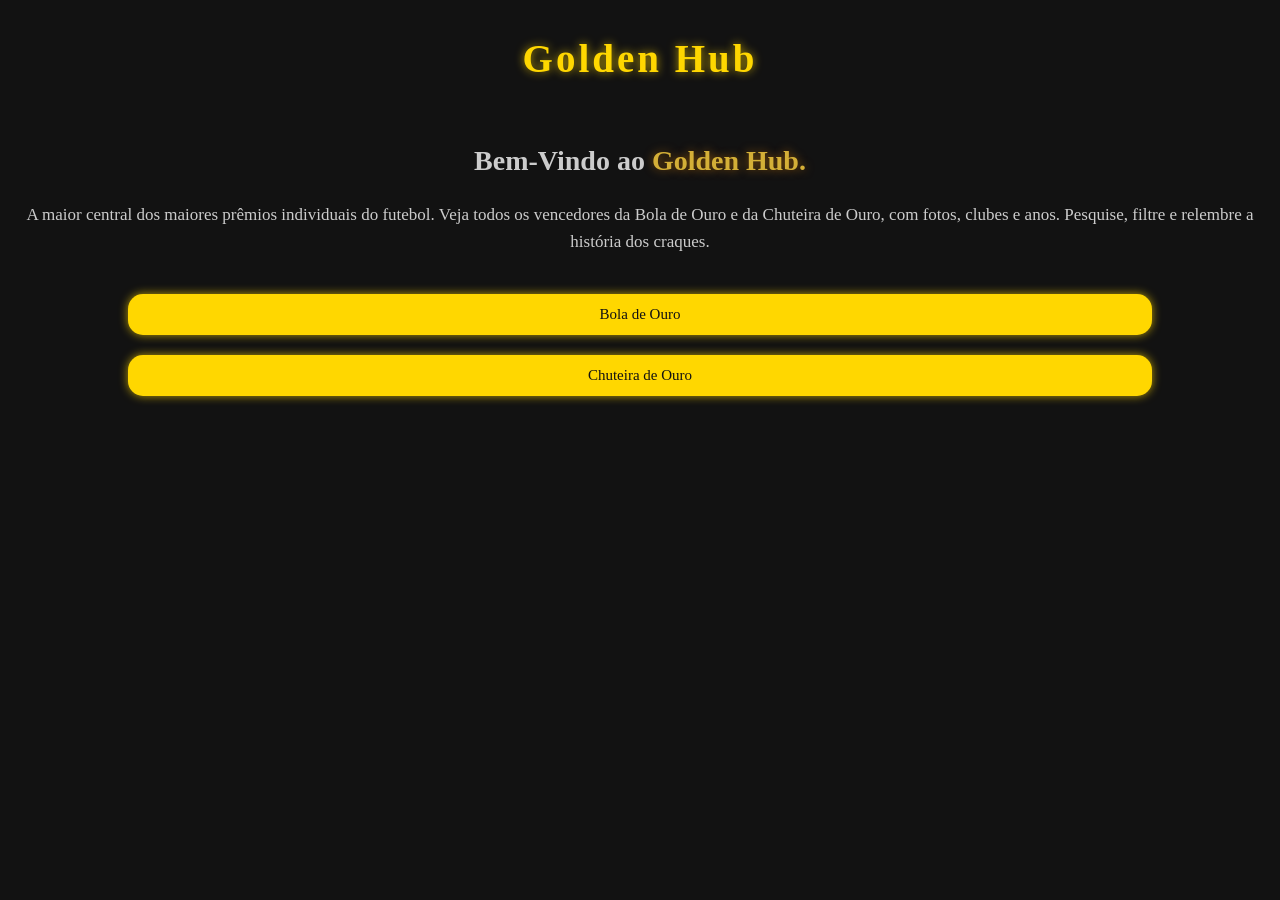
<file: index.html>
<!DOCTYPE html>
<html lang="pt-BR">
<head>
  <meta charset="UTF-8">
  <meta name="viewport" content="width=device-width, initial-scale=1.0">
  <meta name="description" content="Central dos vencedores da Bola de Ouro e Chuteira de Ouro. Veja fotos, clubes, anos e pesquise pelos craques.">
  <link rel="stylesheet" href="style.css"/>
  <title>Golden Hub</title>
</head>
<body>
  <div id="estilizar">
  <header>
    <h1>Golden Hub</h1>
  </header>
  
  <main>
    <section class="hero" aria-label="Apresentação do site">
      <h2>Bem-Vindo ao <span id="texto" class="mudarTexto"></span></h2>
      <p>A maior central dos maiores prêmios individuais do futebol. 
Veja todos os vencedores da Bola de Ouro e da Chuteira de Ouro, 
com fotos, clubes e anos. Pesquise, filtre e relembre a história dos craques.</p>
    </section>
    
    <button class="ver-bola" onclick="window.location.href='bola.html'">Bola de Ouro</button>
    <button class="ver-chuteira" onclick="window.location.href='chuteira.html'">Chuteira de Ouro</button>
  </main>
  </div>
  </footer>
</body>
</html>
</file>
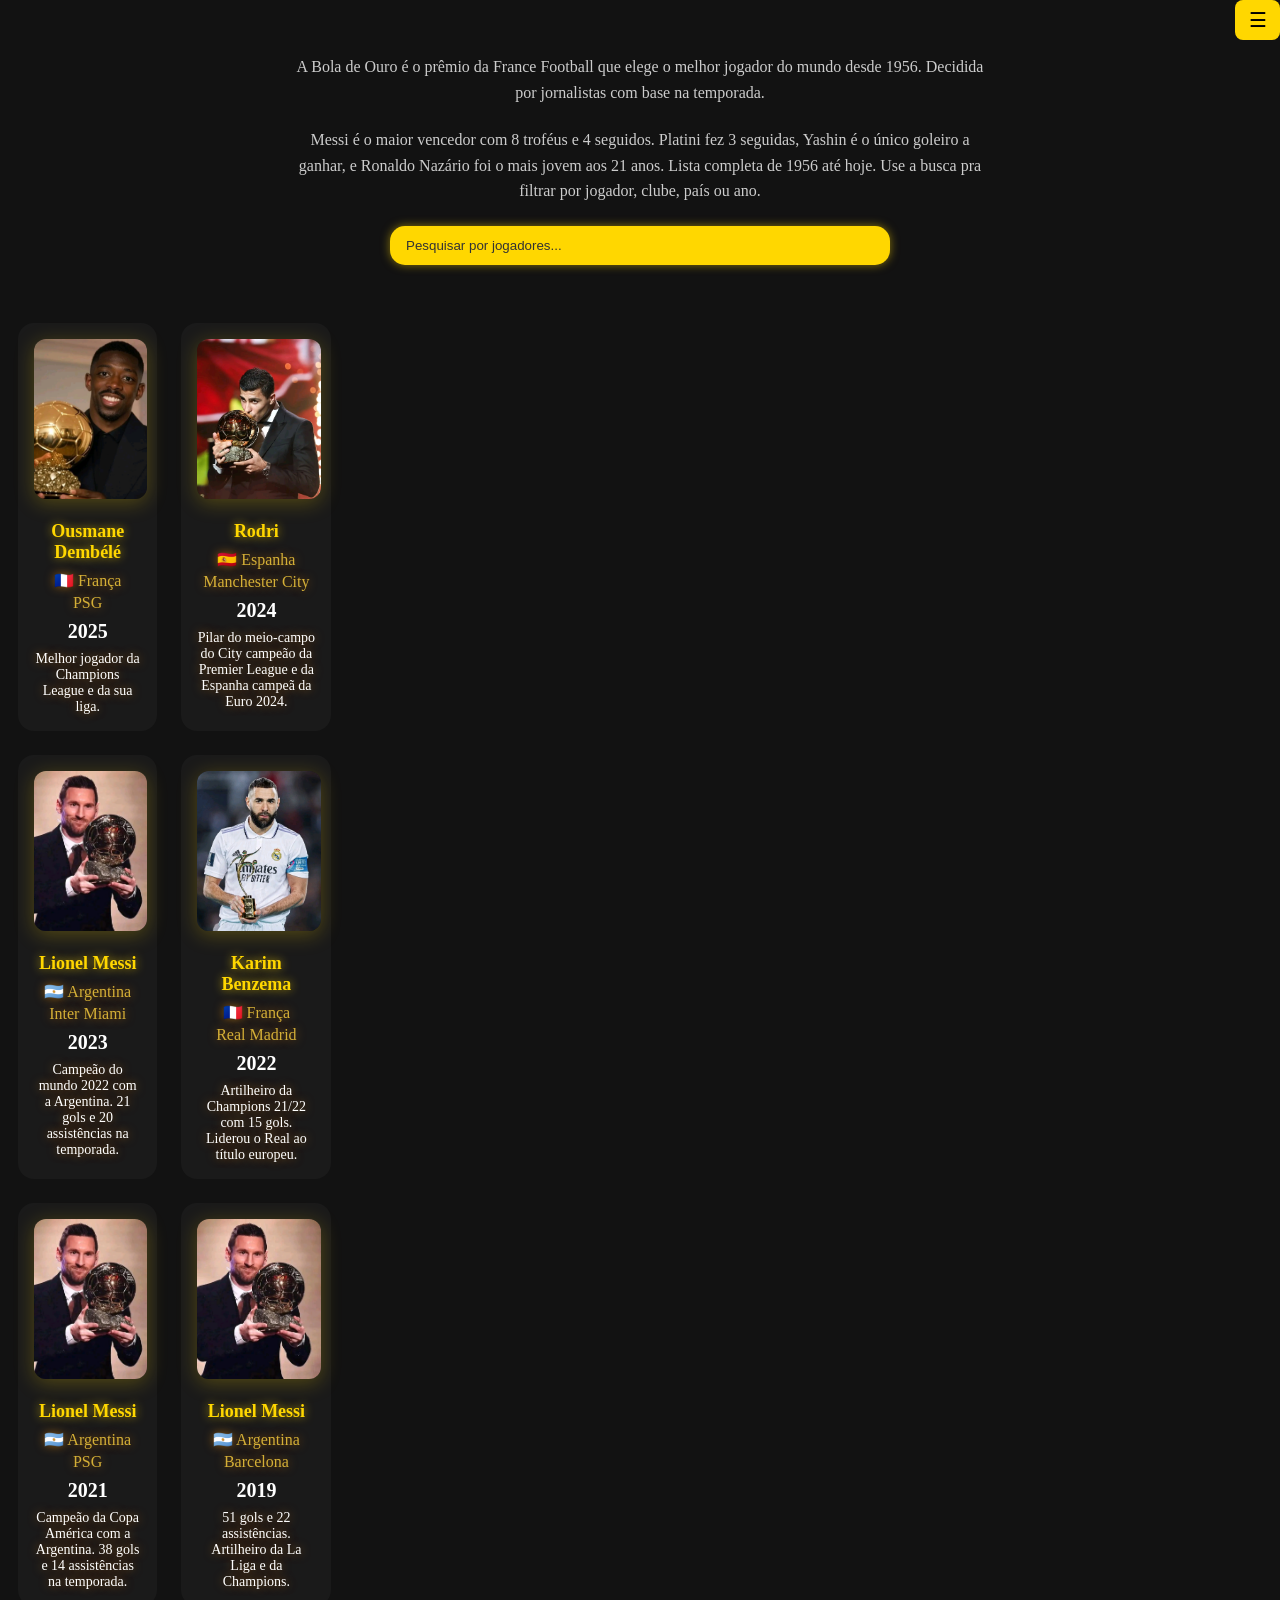
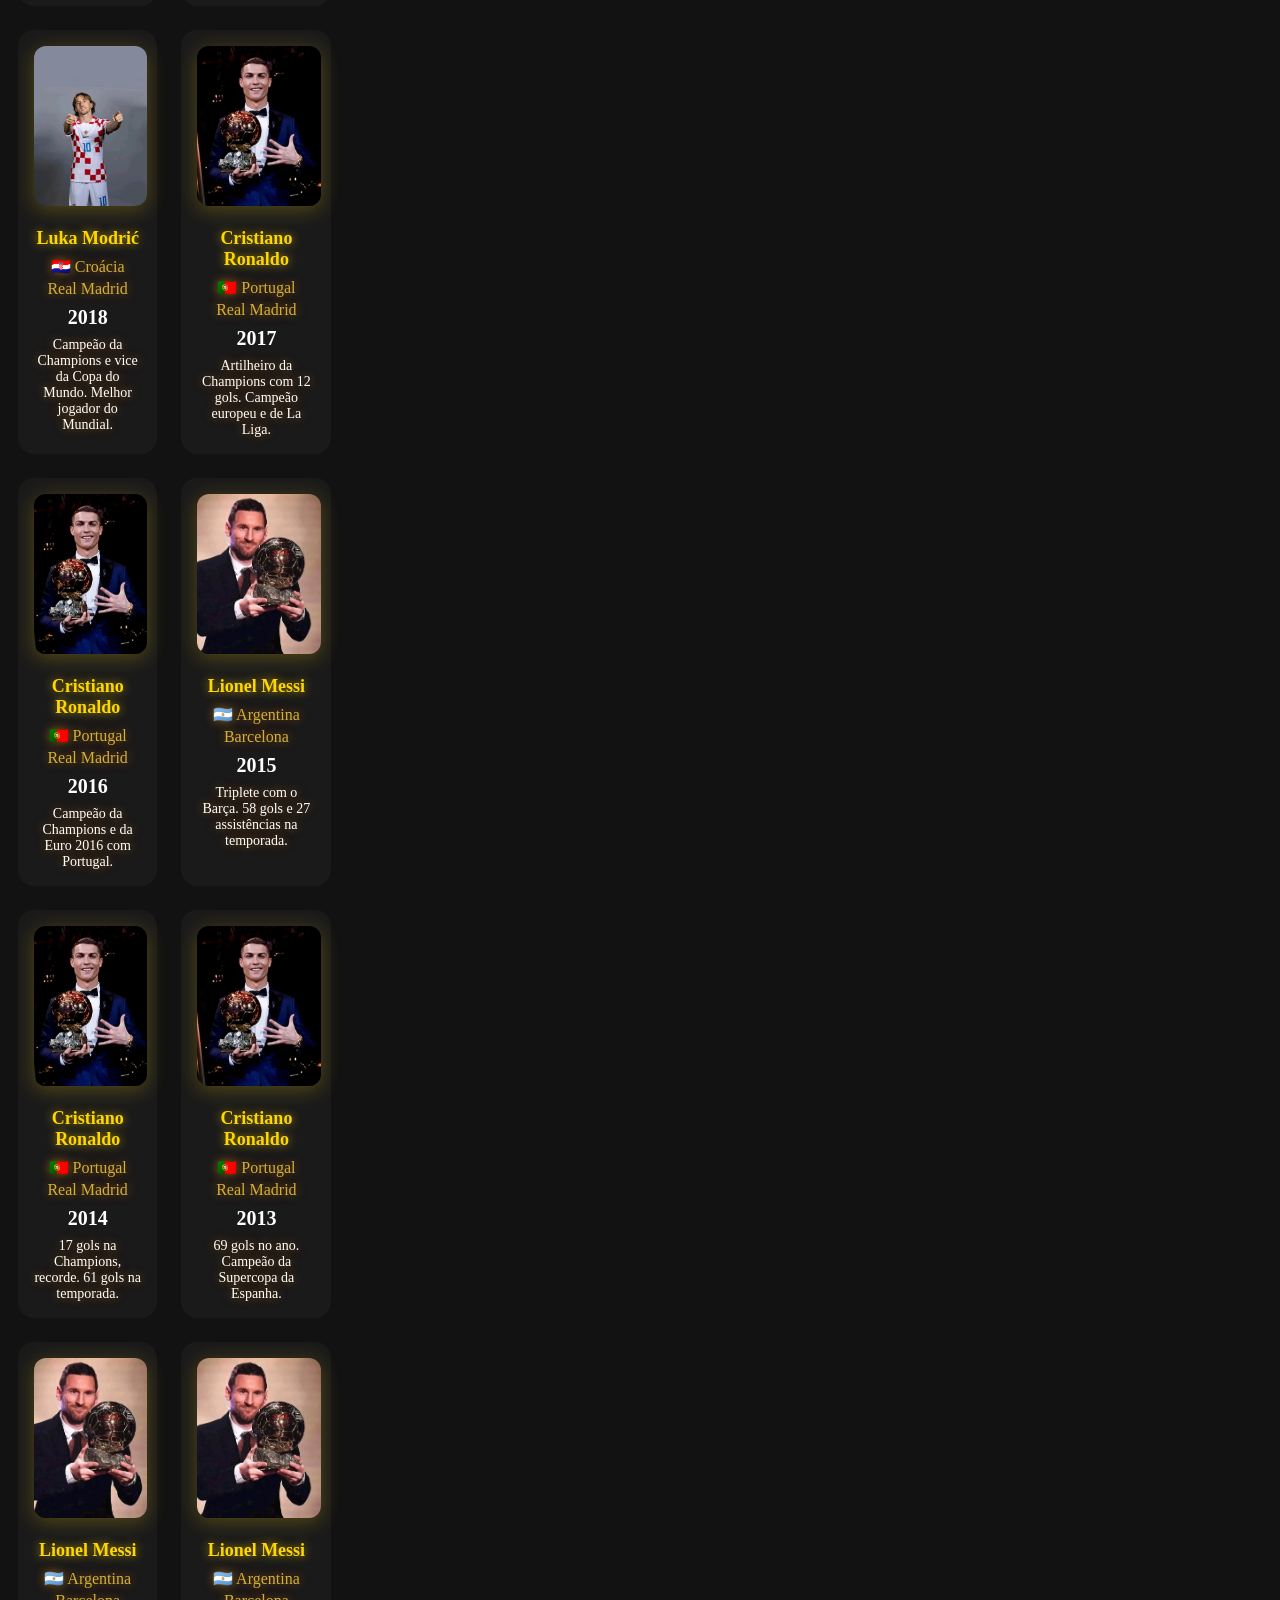
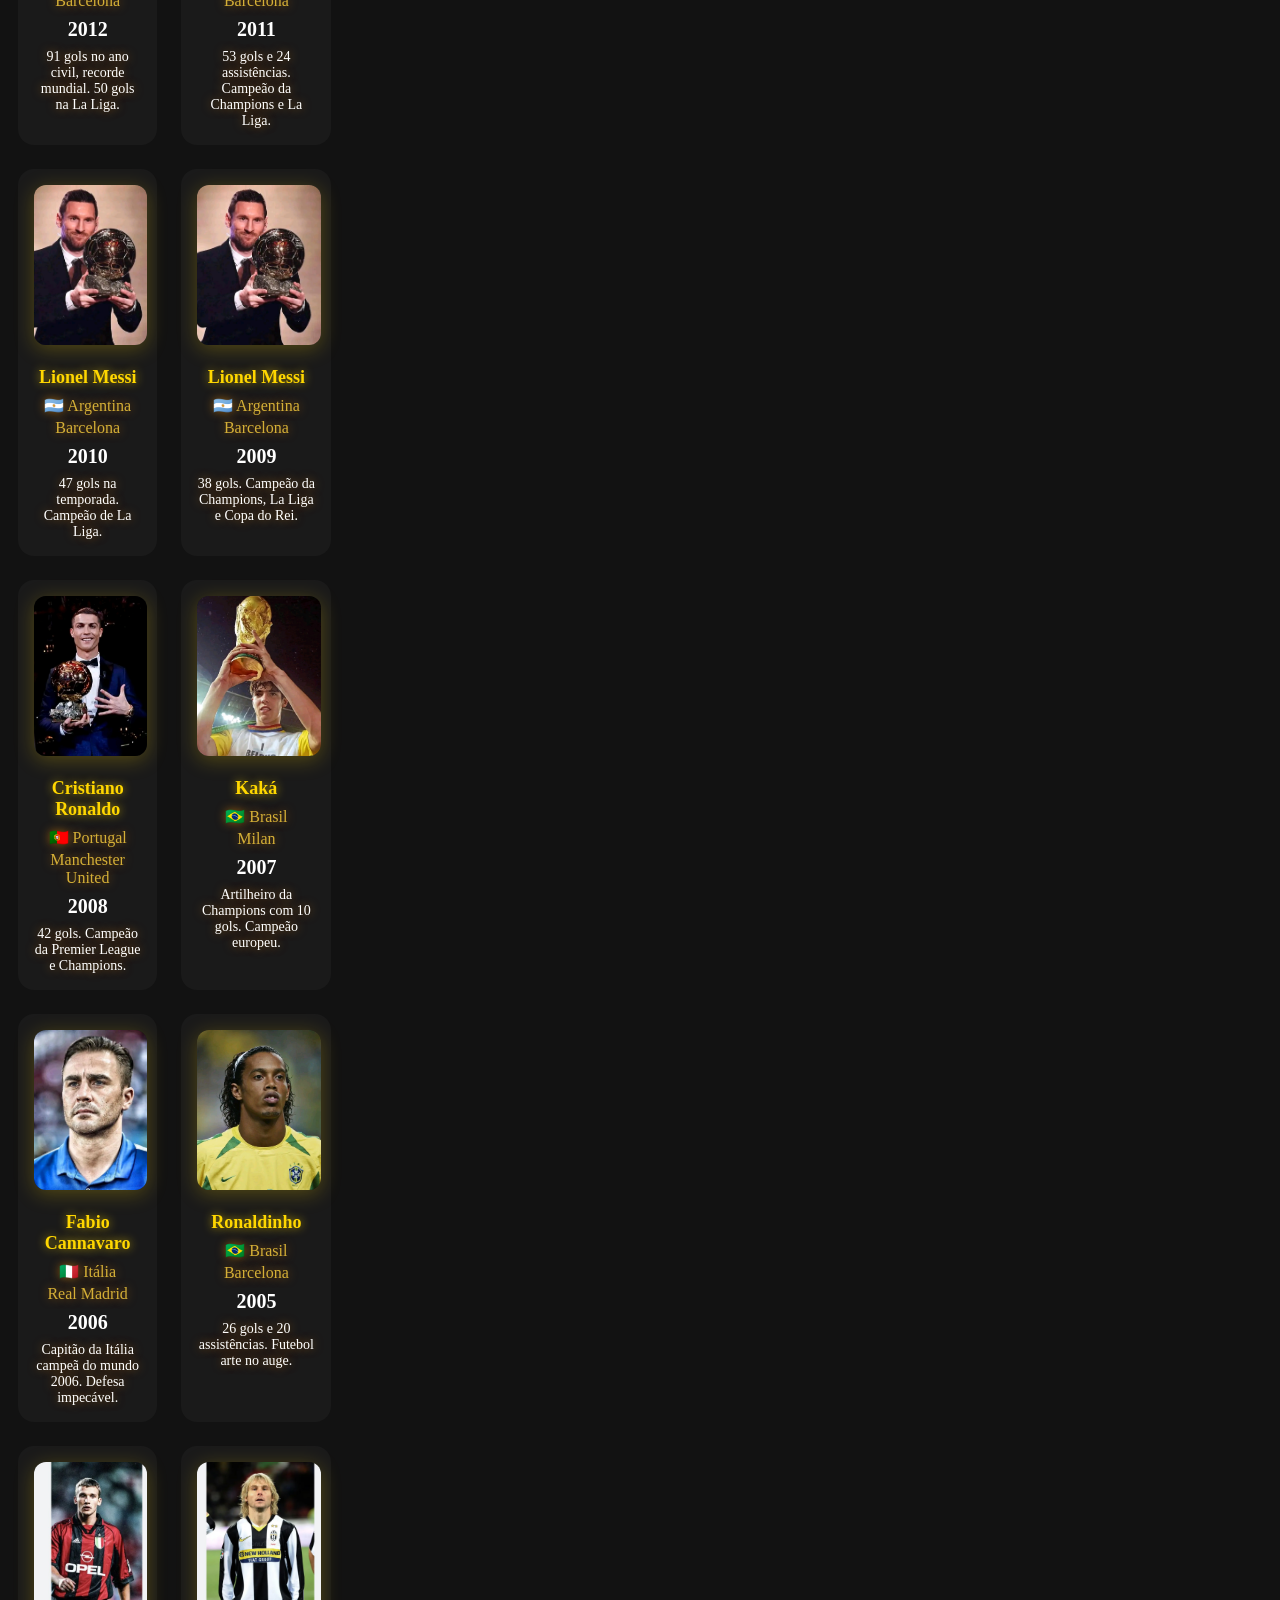
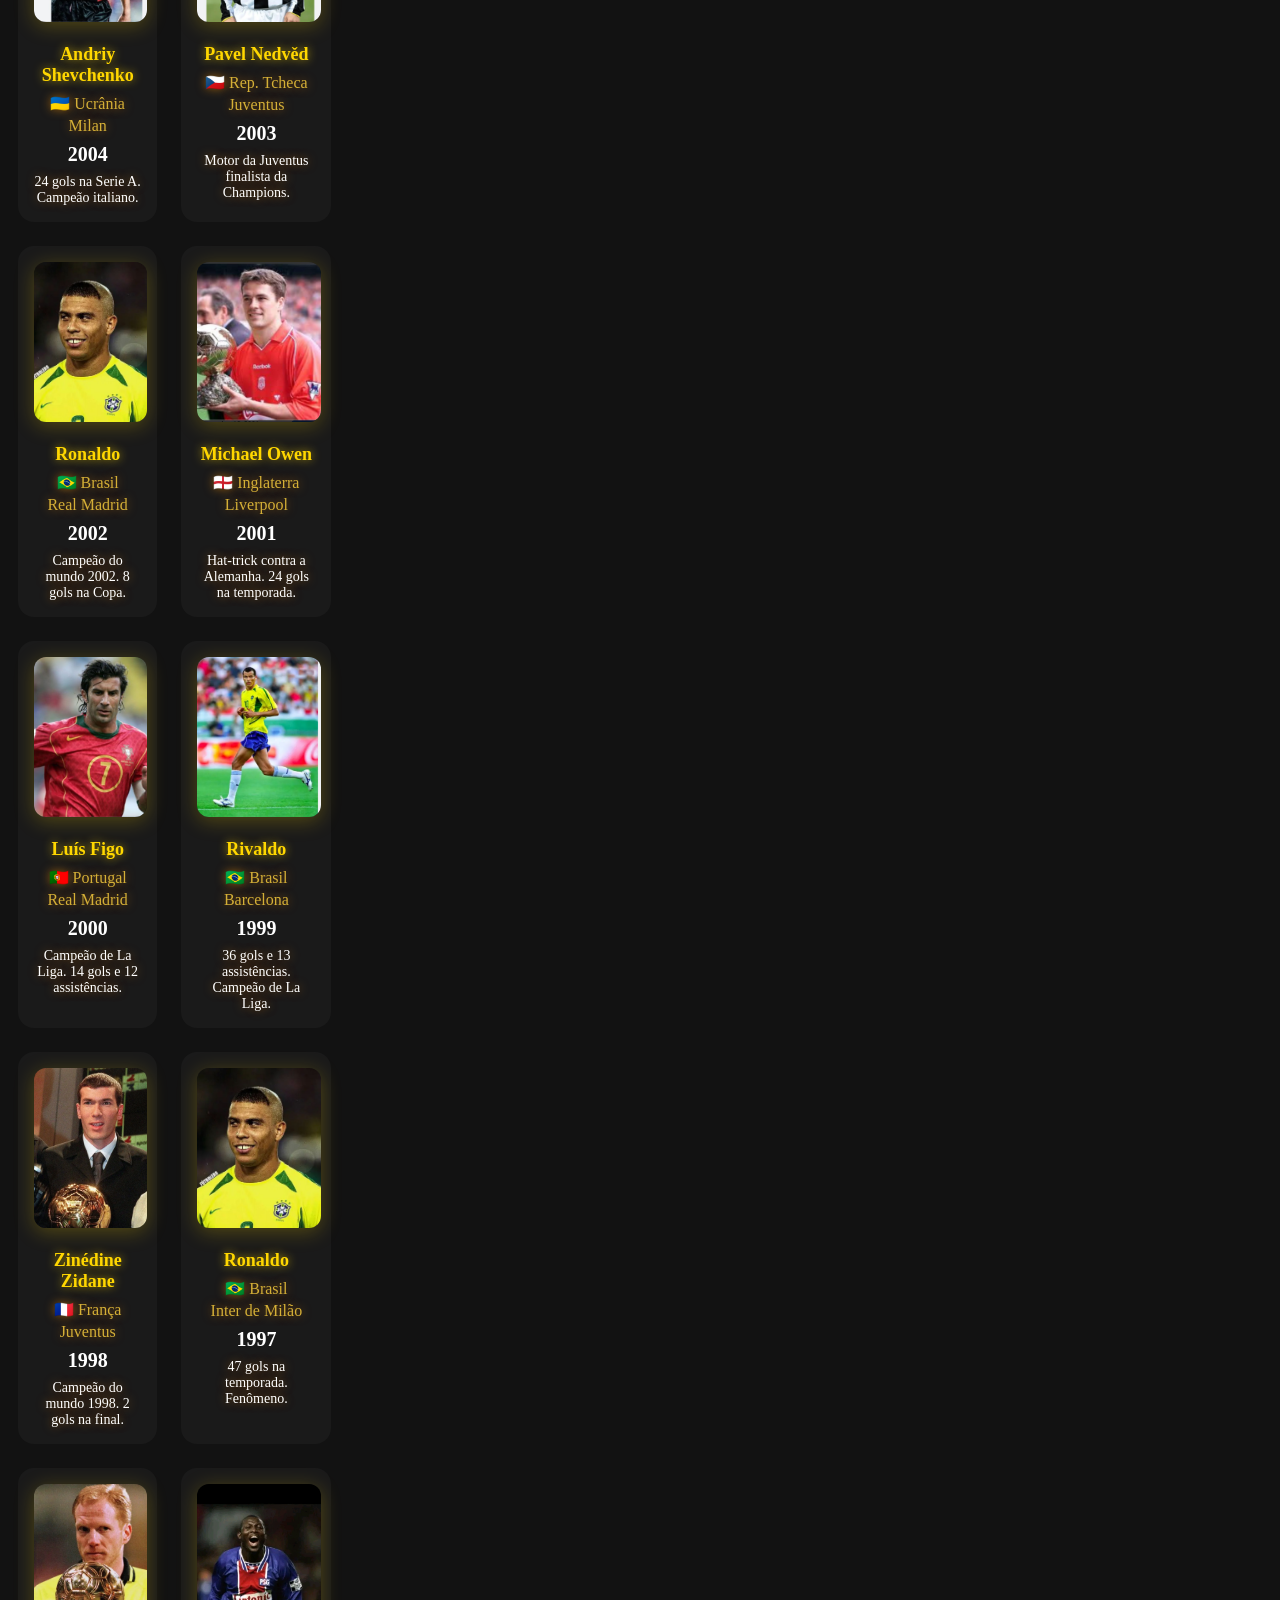
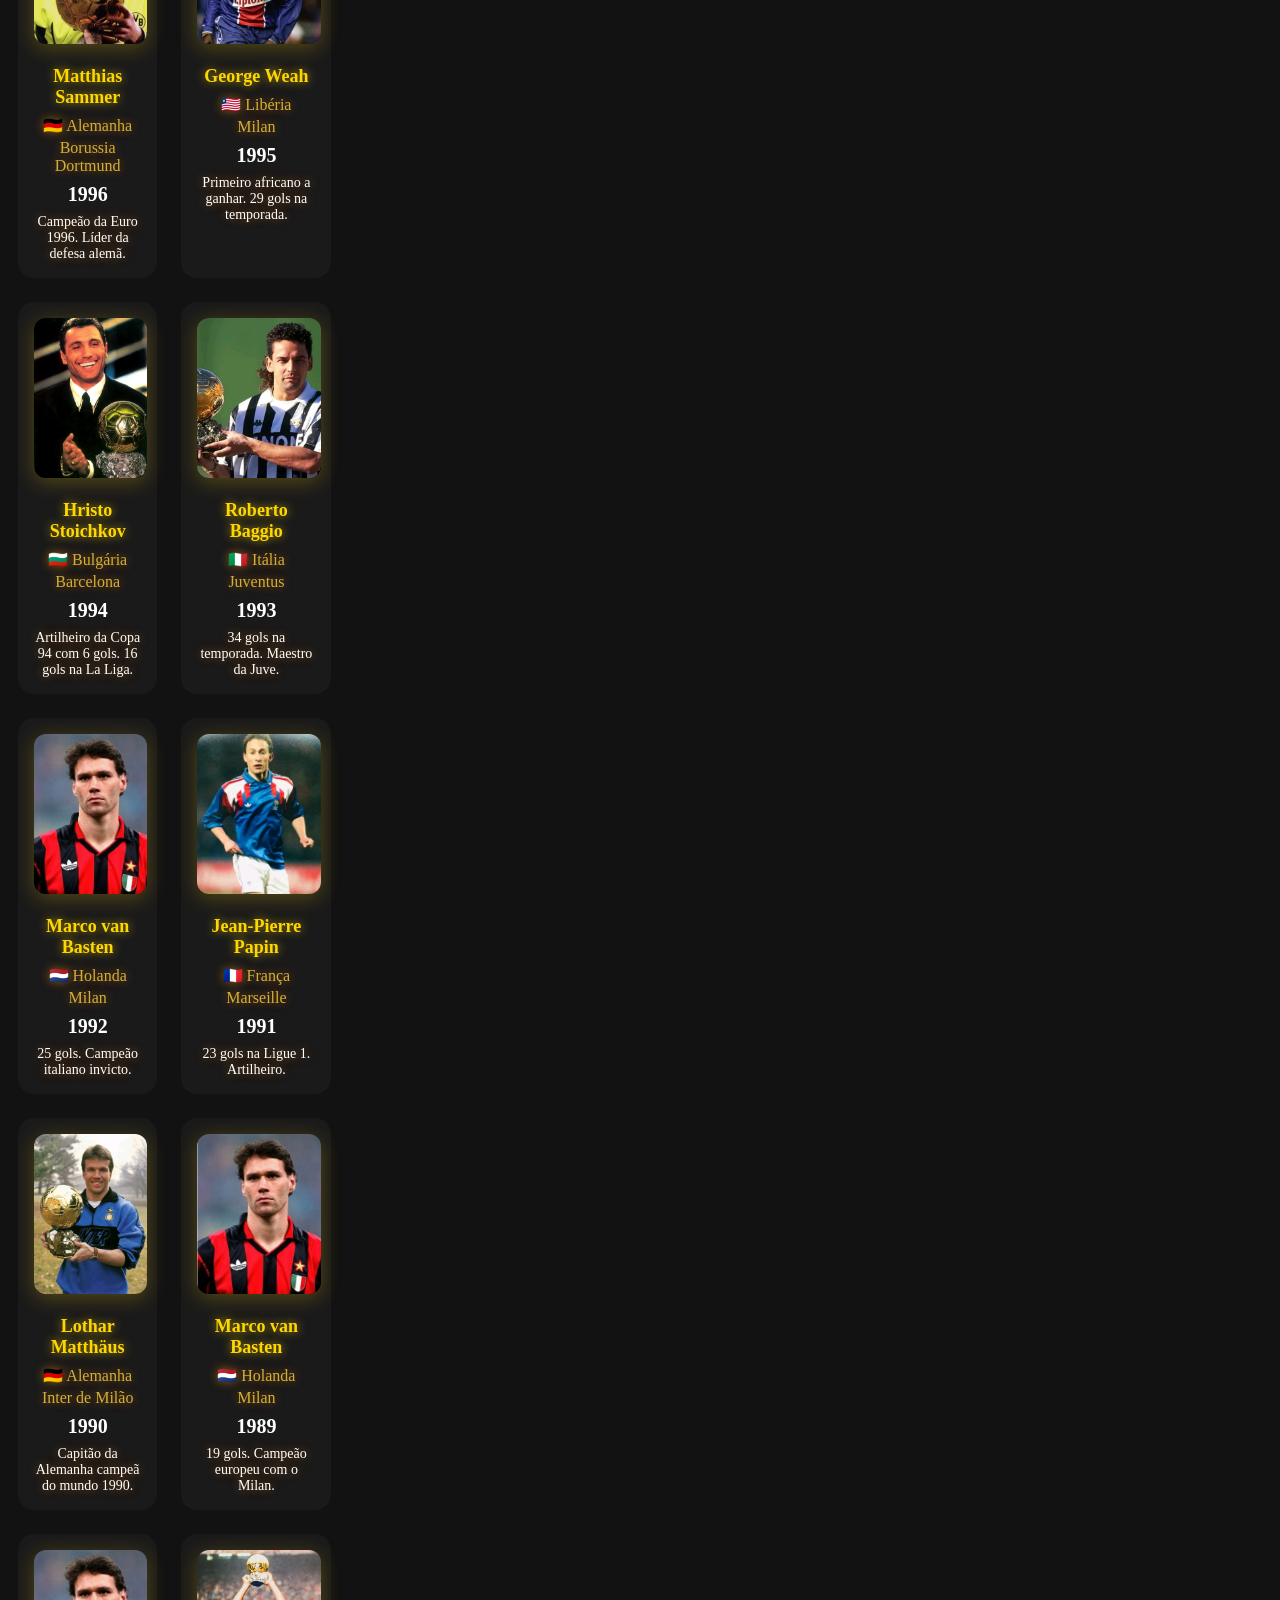
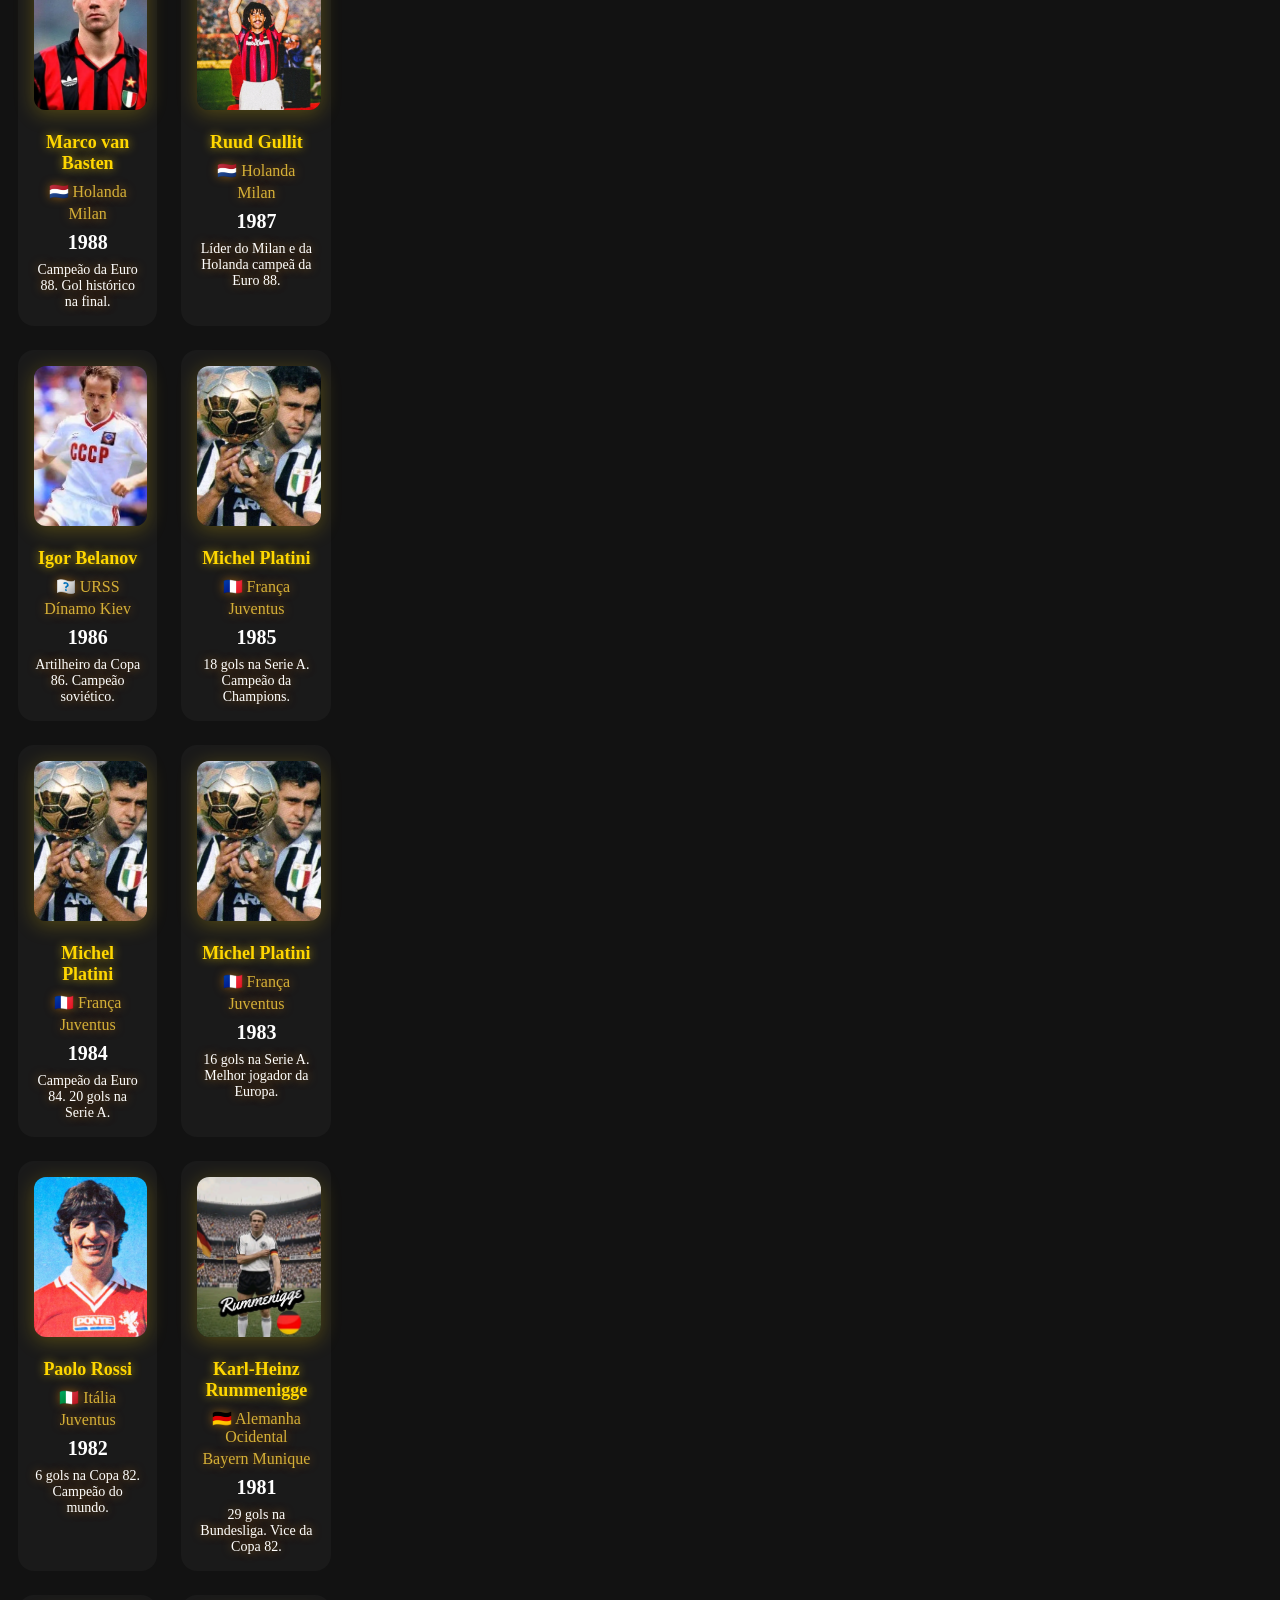
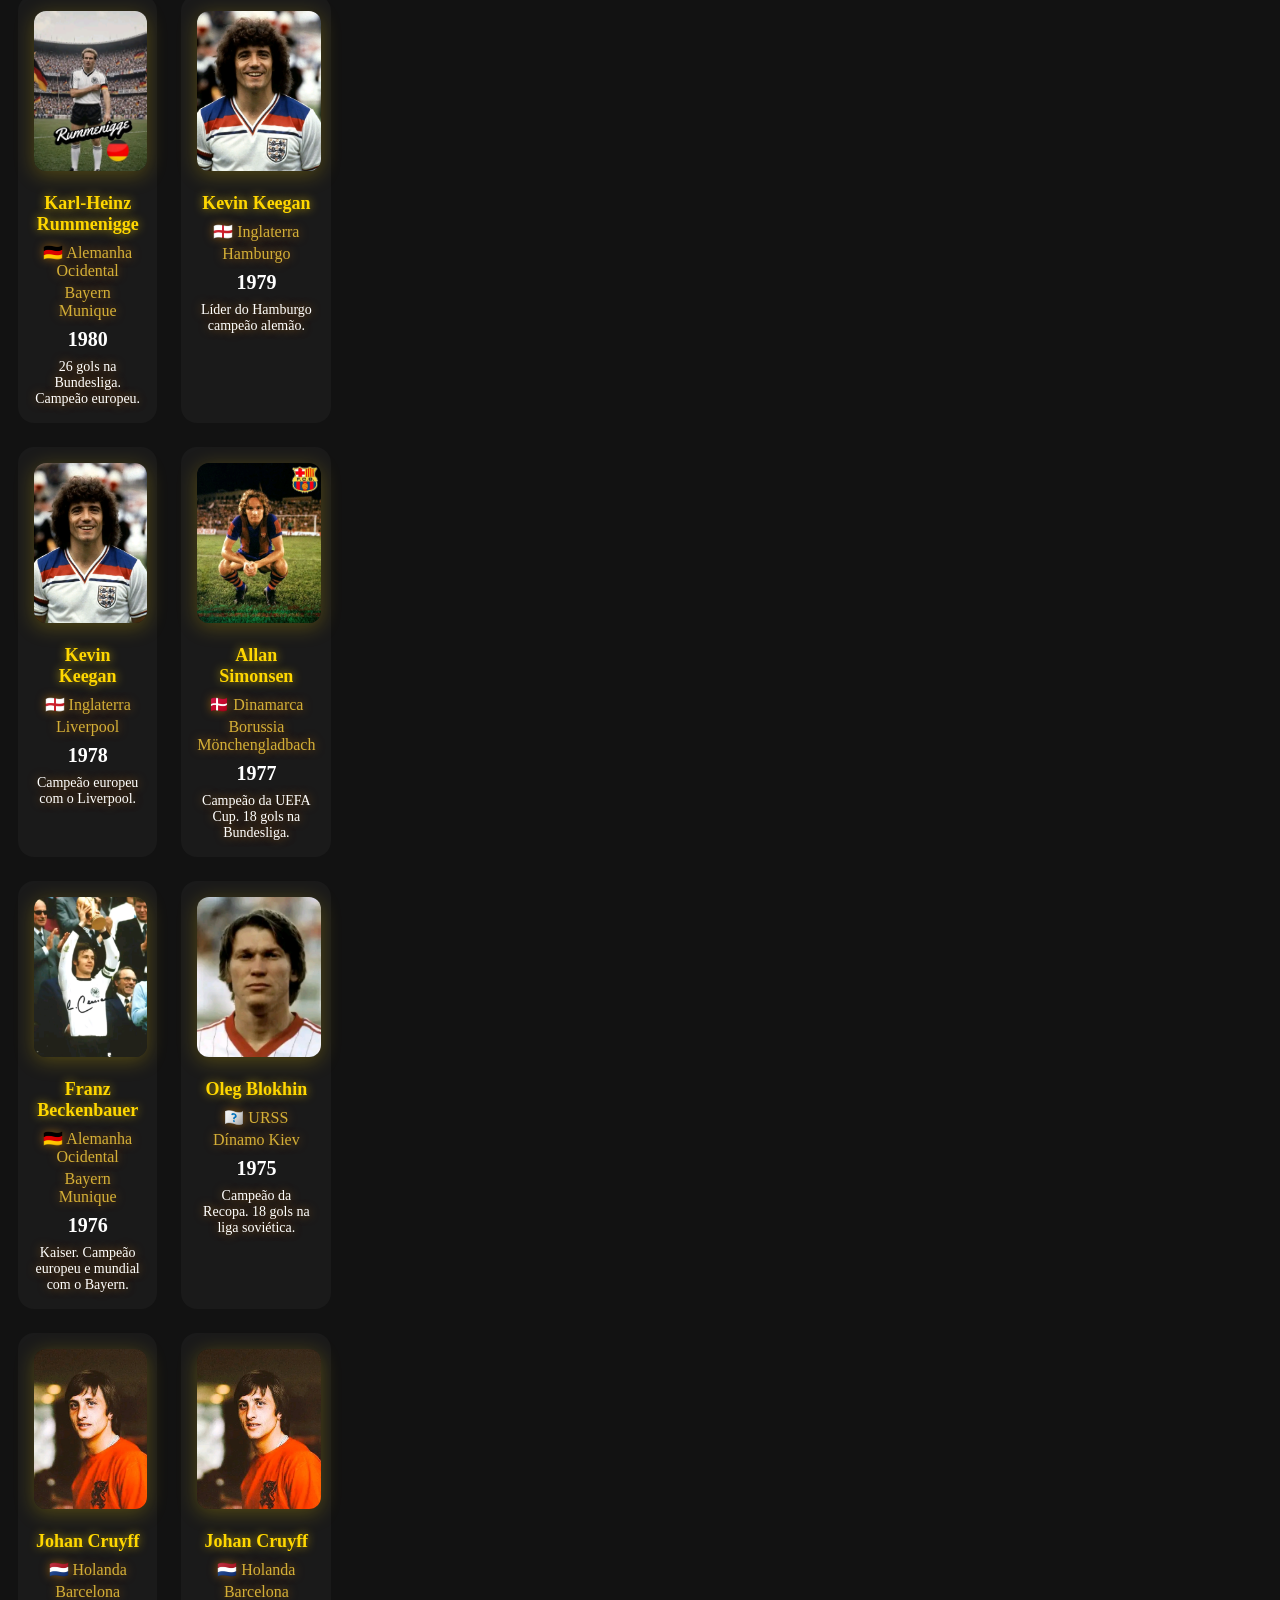
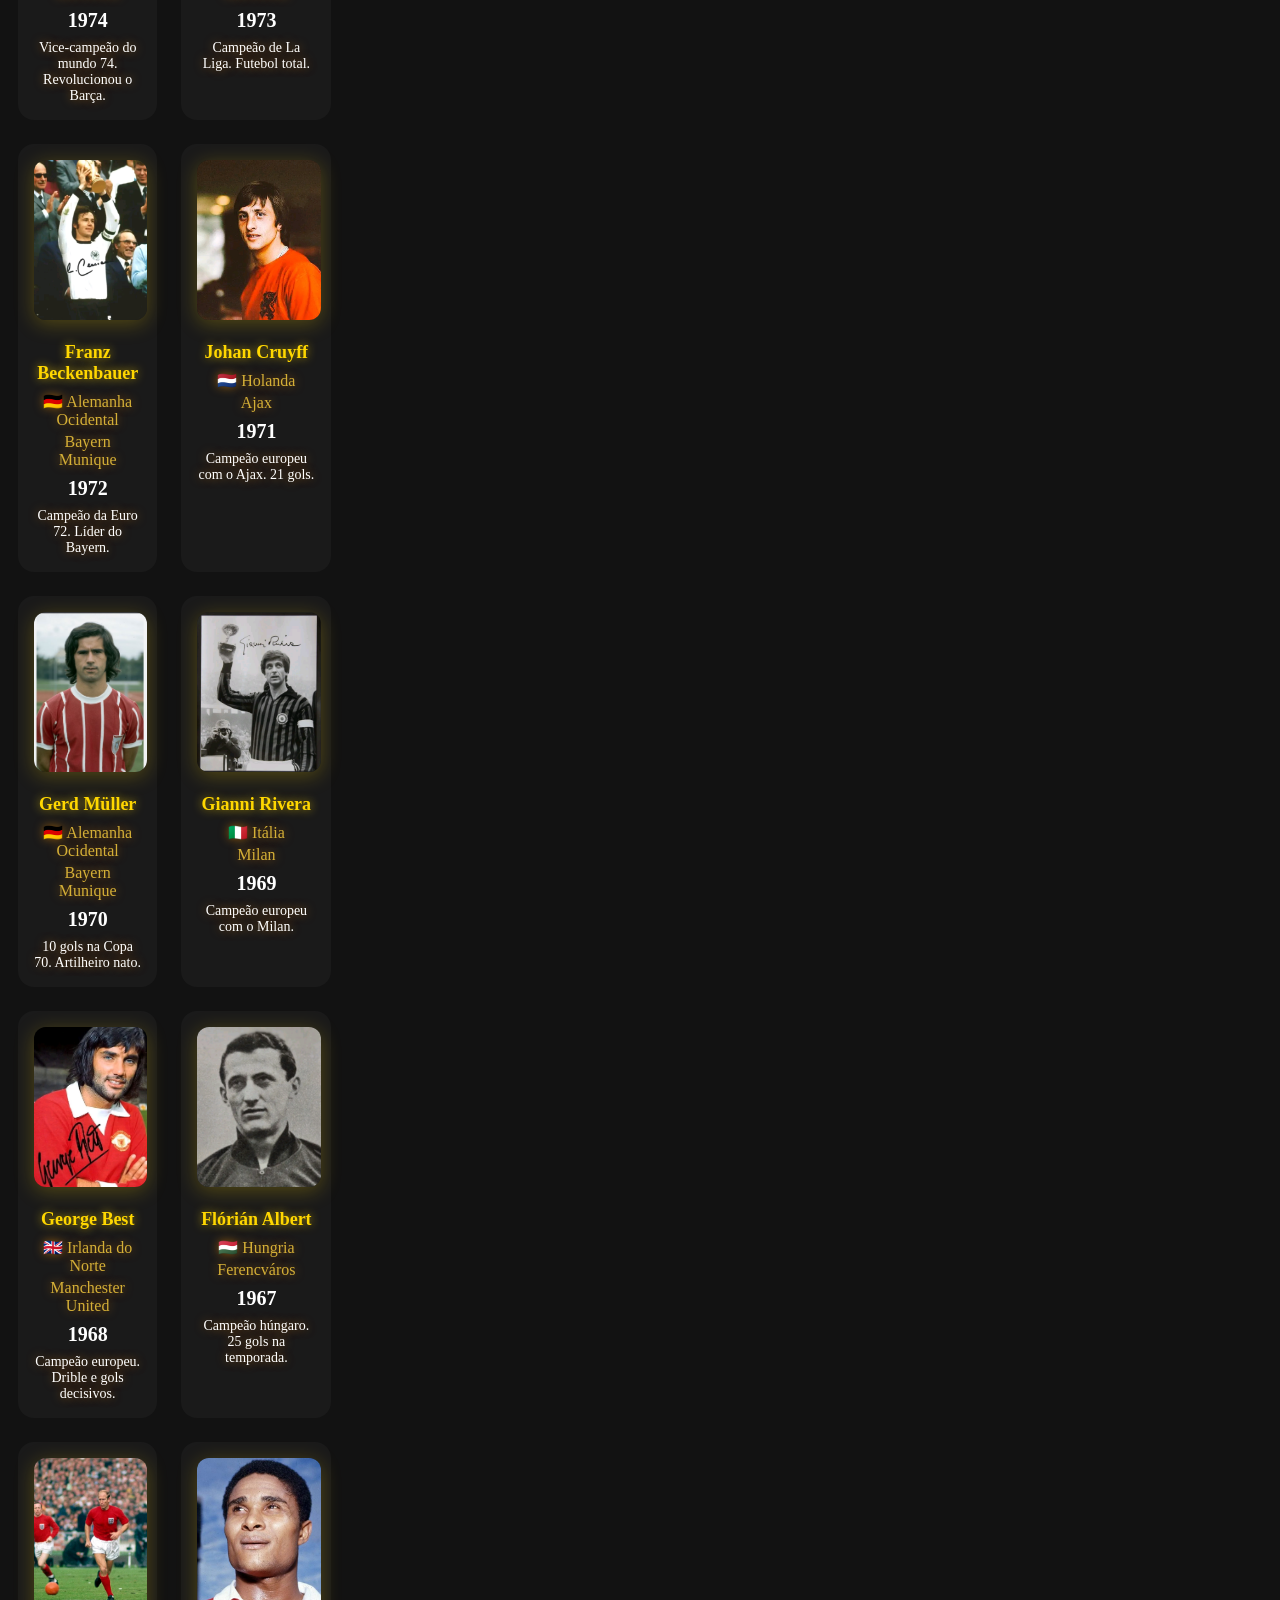
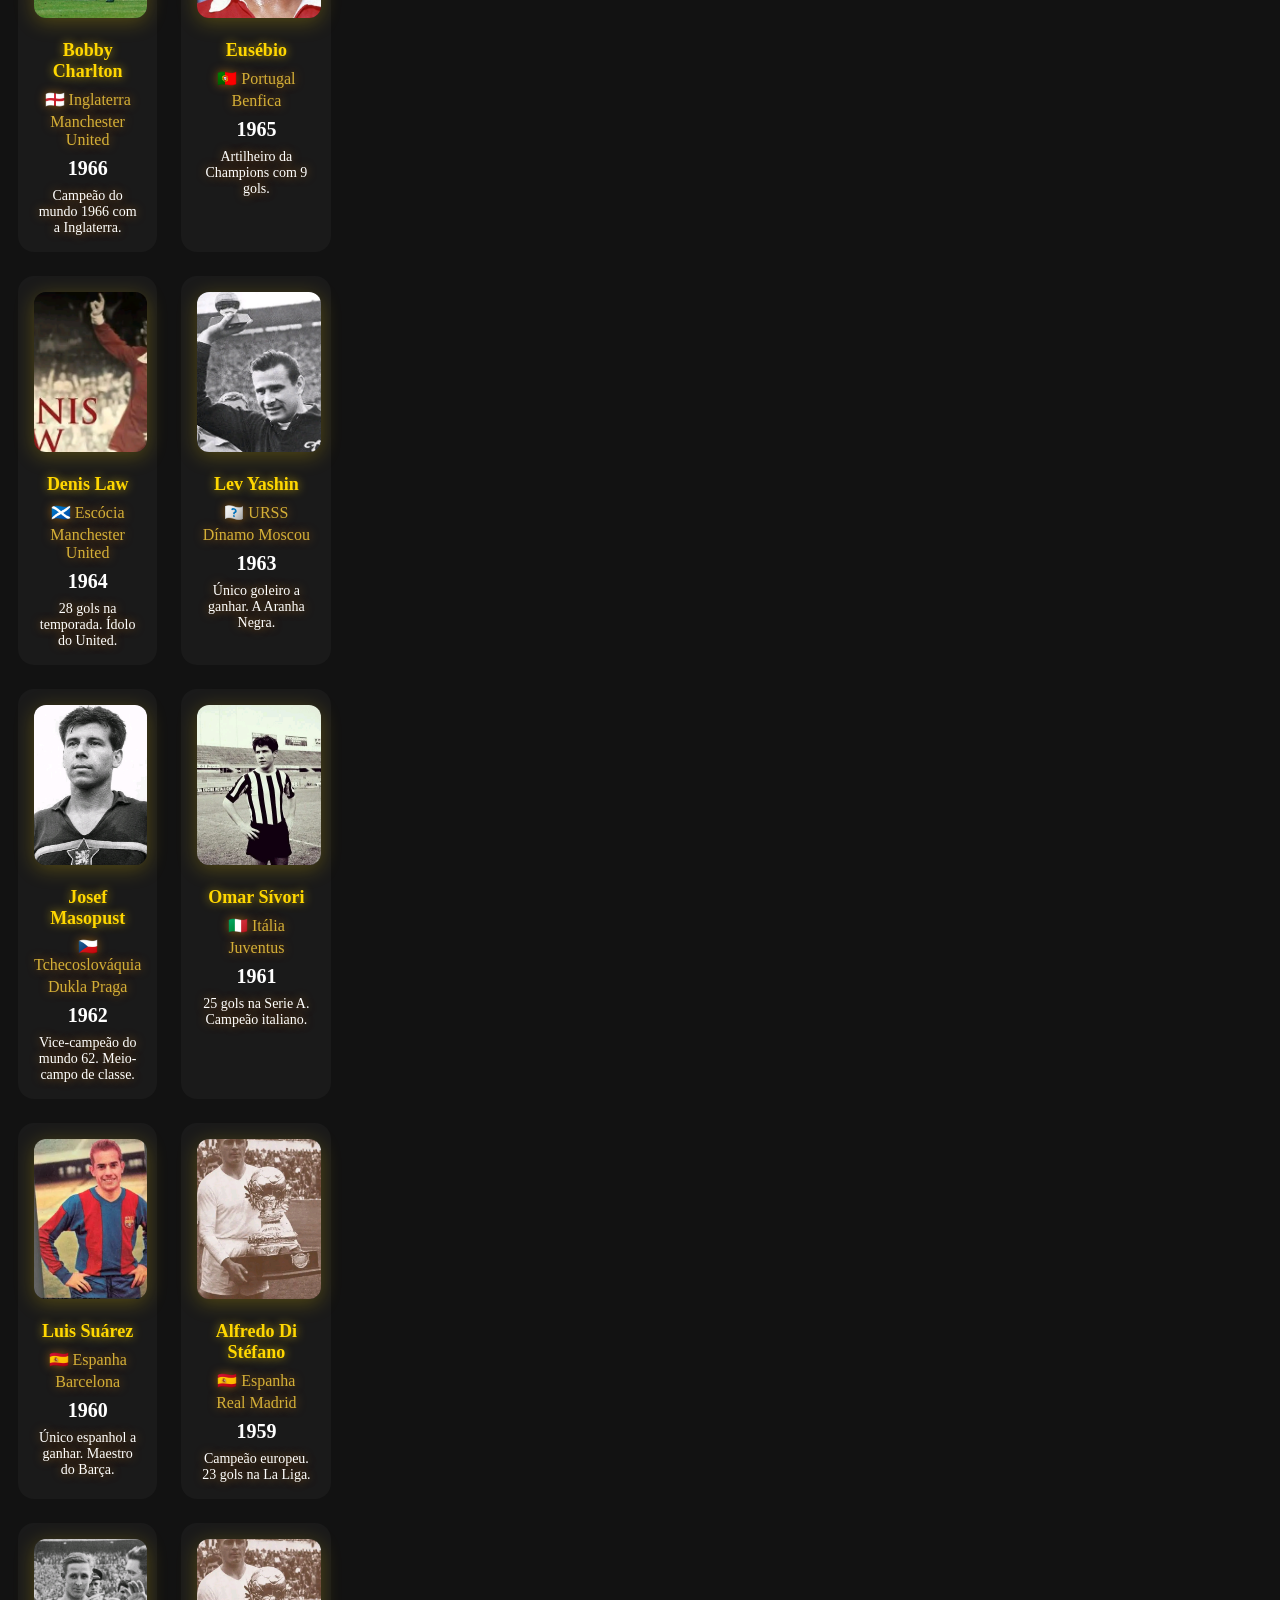
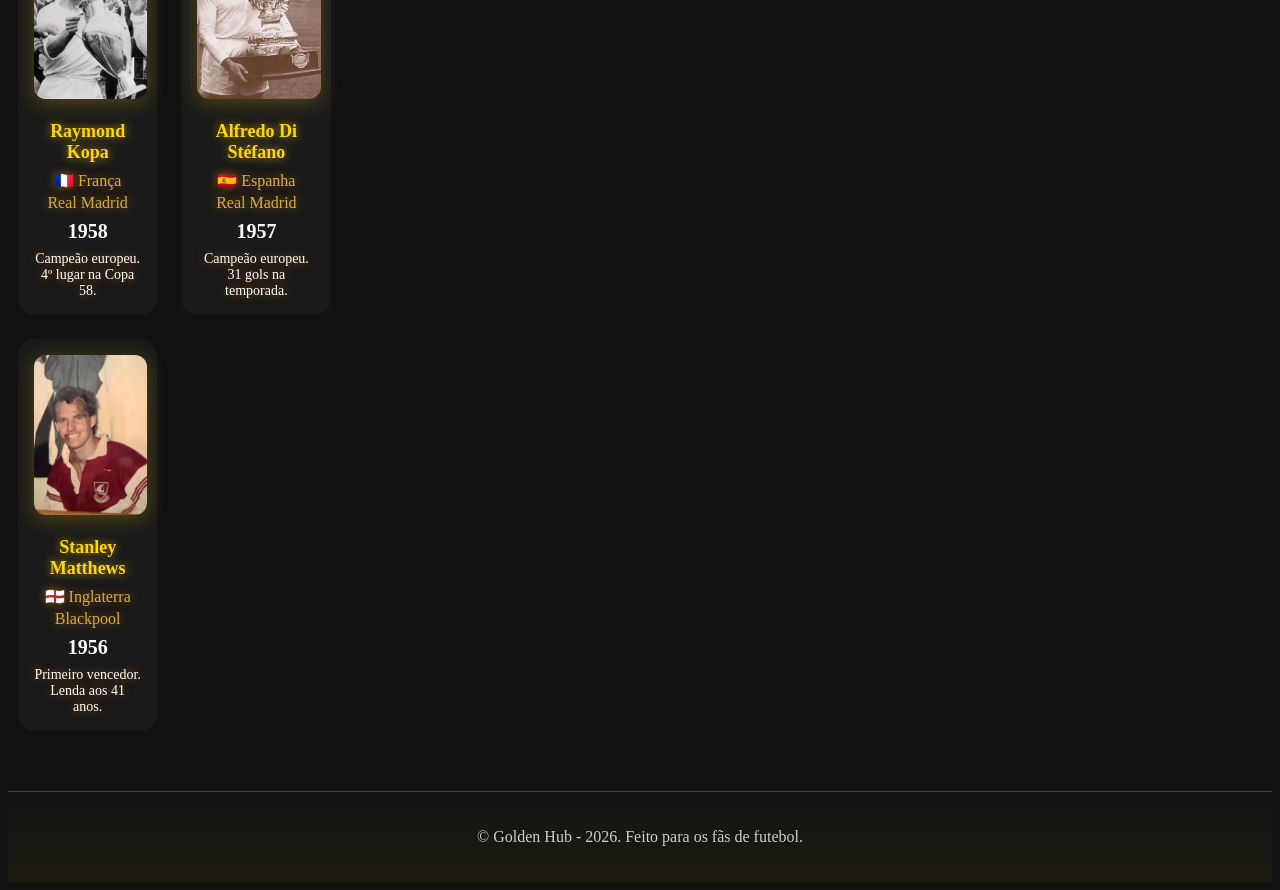
<file: bola.html>
<!DOCTYPE html>

<html>
<head>
  <meta charset="UTF-8">
  <meta name="viewport" content="width=device-width, initial-scale=1.0">
  <meta name="description" content="Central dos vencedores da Bola de Ouro e Chuteira de Ouro. Veja fotos, clubes, anos e pesquise pelos craques.">
  <link rel="stylesheet" href="bola.css"/>
  <link rel="stylesheet" href="menu.css"/>
  <title>Golden Hub</title>
</head>
<body>
  <div id="menu-container"></div>
  <main>
    <section class="hero">
    <p>A Bola de Ouro é o prêmio da France Football que elege o melhor jogador do mundo desde 1956. Decidida por jornalistas com base na temporada.</p>
<p>Messi é o maior vencedor com 8 troféus e 4 seguidos. Platini fez 3 seguidas, Yashin é o único goleiro a ganhar, e Ronaldo Nazário foi o mais jovem aos 21 anos. Lista completa de 1956 até hoje. Use a busca pra filtrar por jogador, clube, país ou ano.</p>
    </section>
    <input type="search" id="pesquisar" placeholder="Pesquisar por jogadores...">
  </section>
</main>
  <div id="lista" class="cards"></div>
 <footer>
    <p>&copy; Golden Hub - 2026. Feito para os fãs de futebol.</p>
  </footer>
<script src="data.js"></script>
<script src="script.js"></script>
<script src="menu.js"></script>

</body>
</html>
</file>
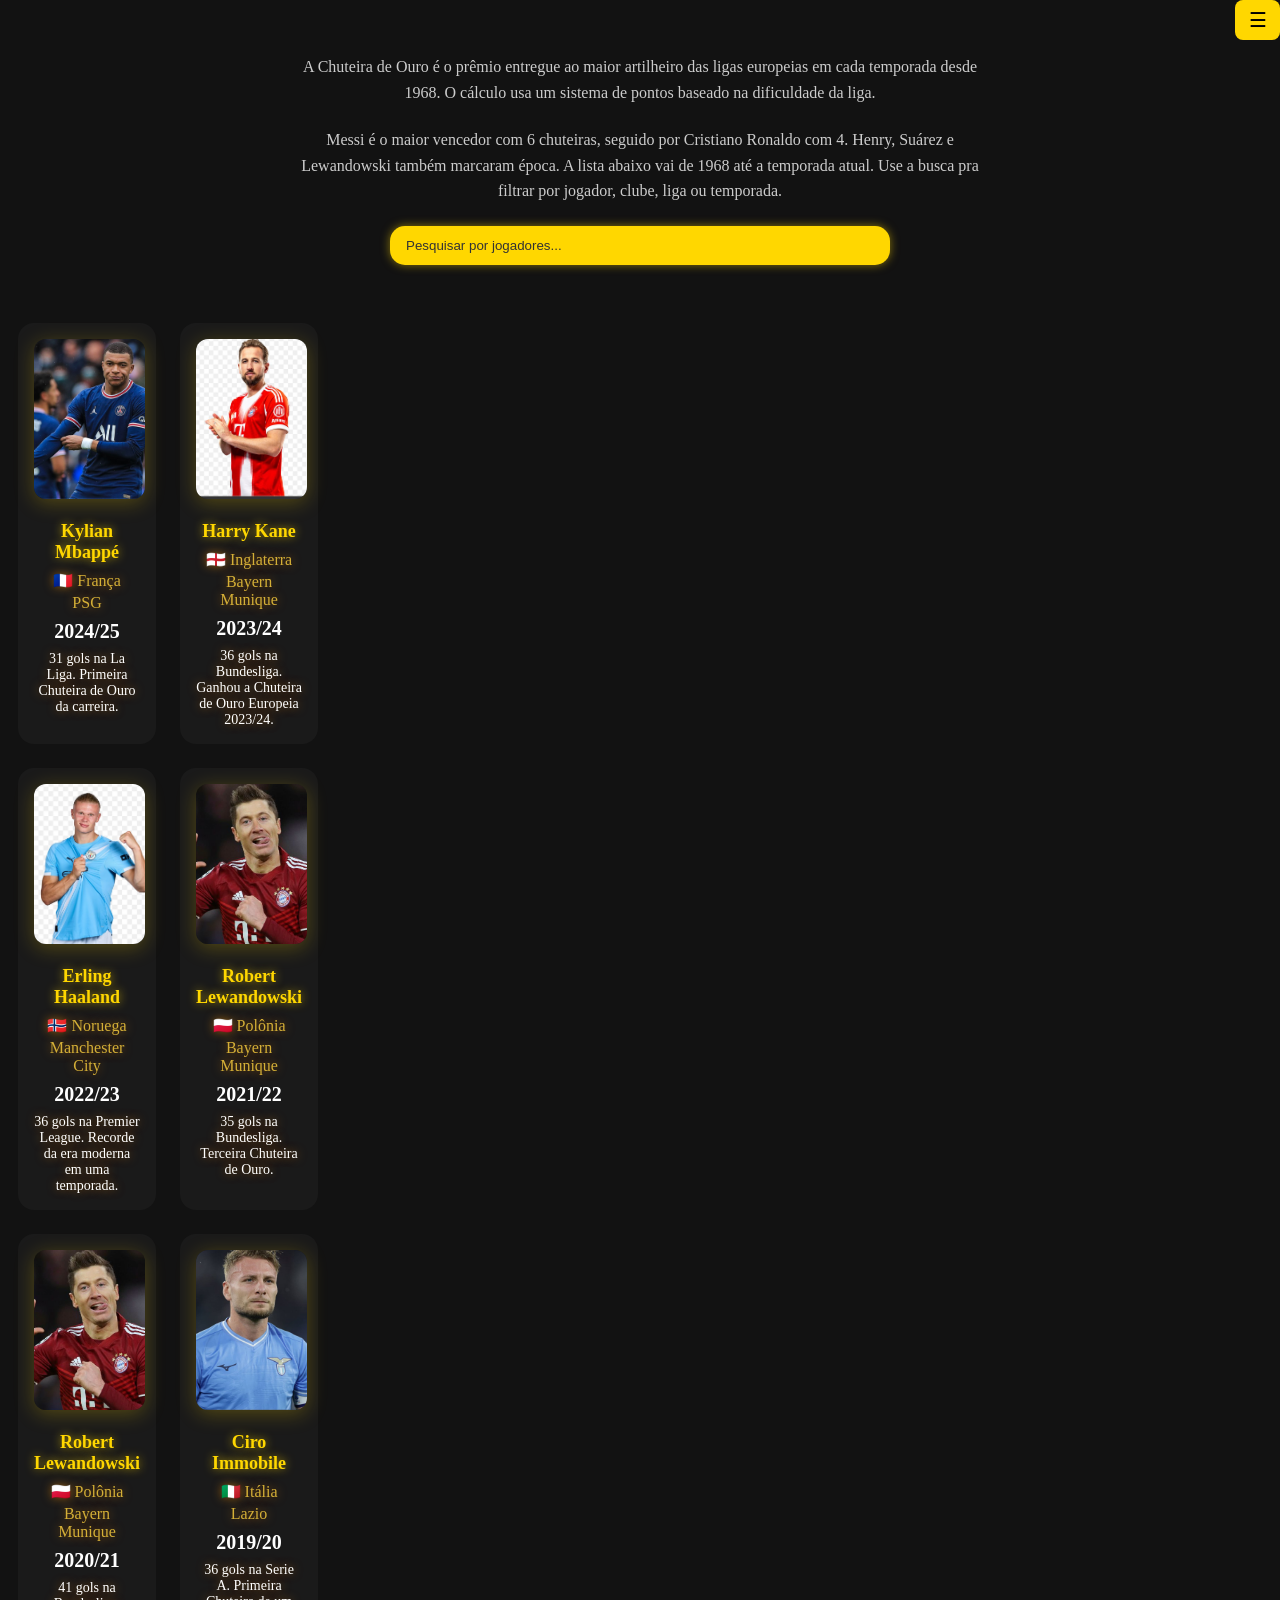
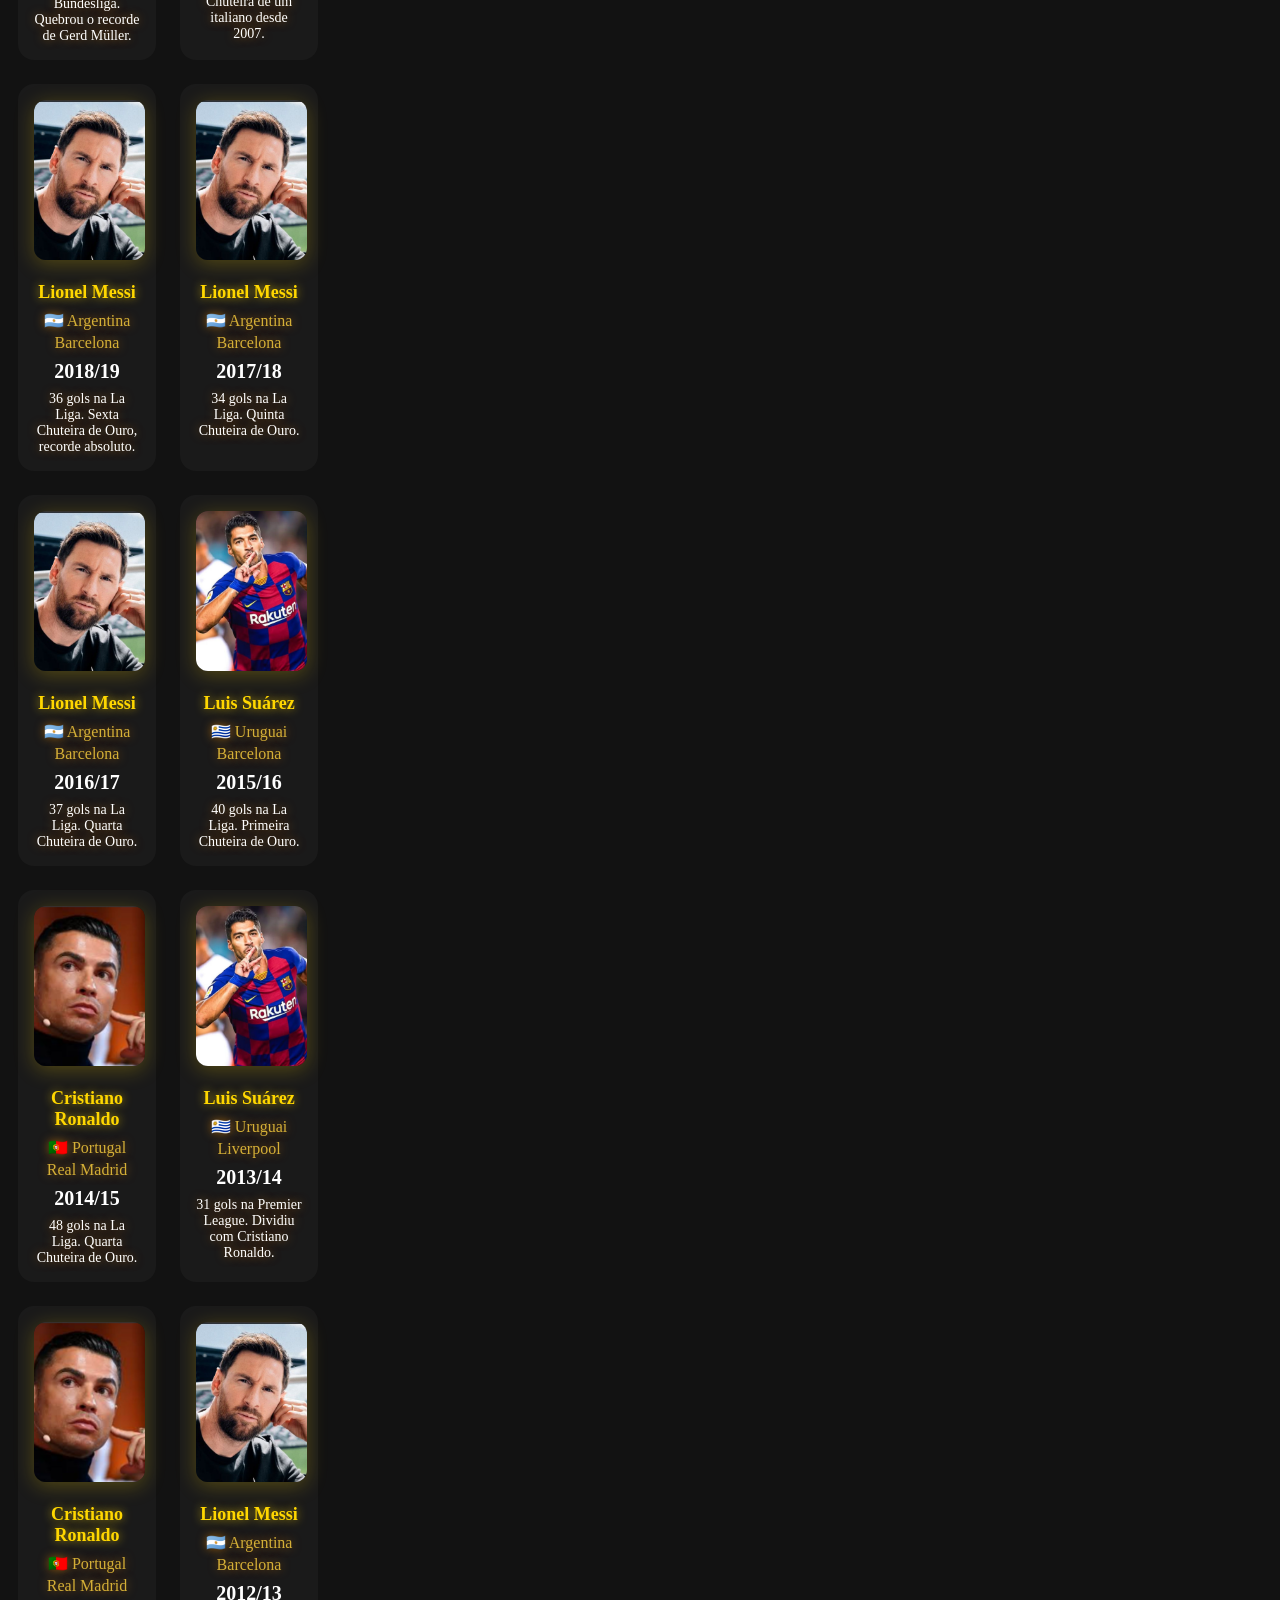
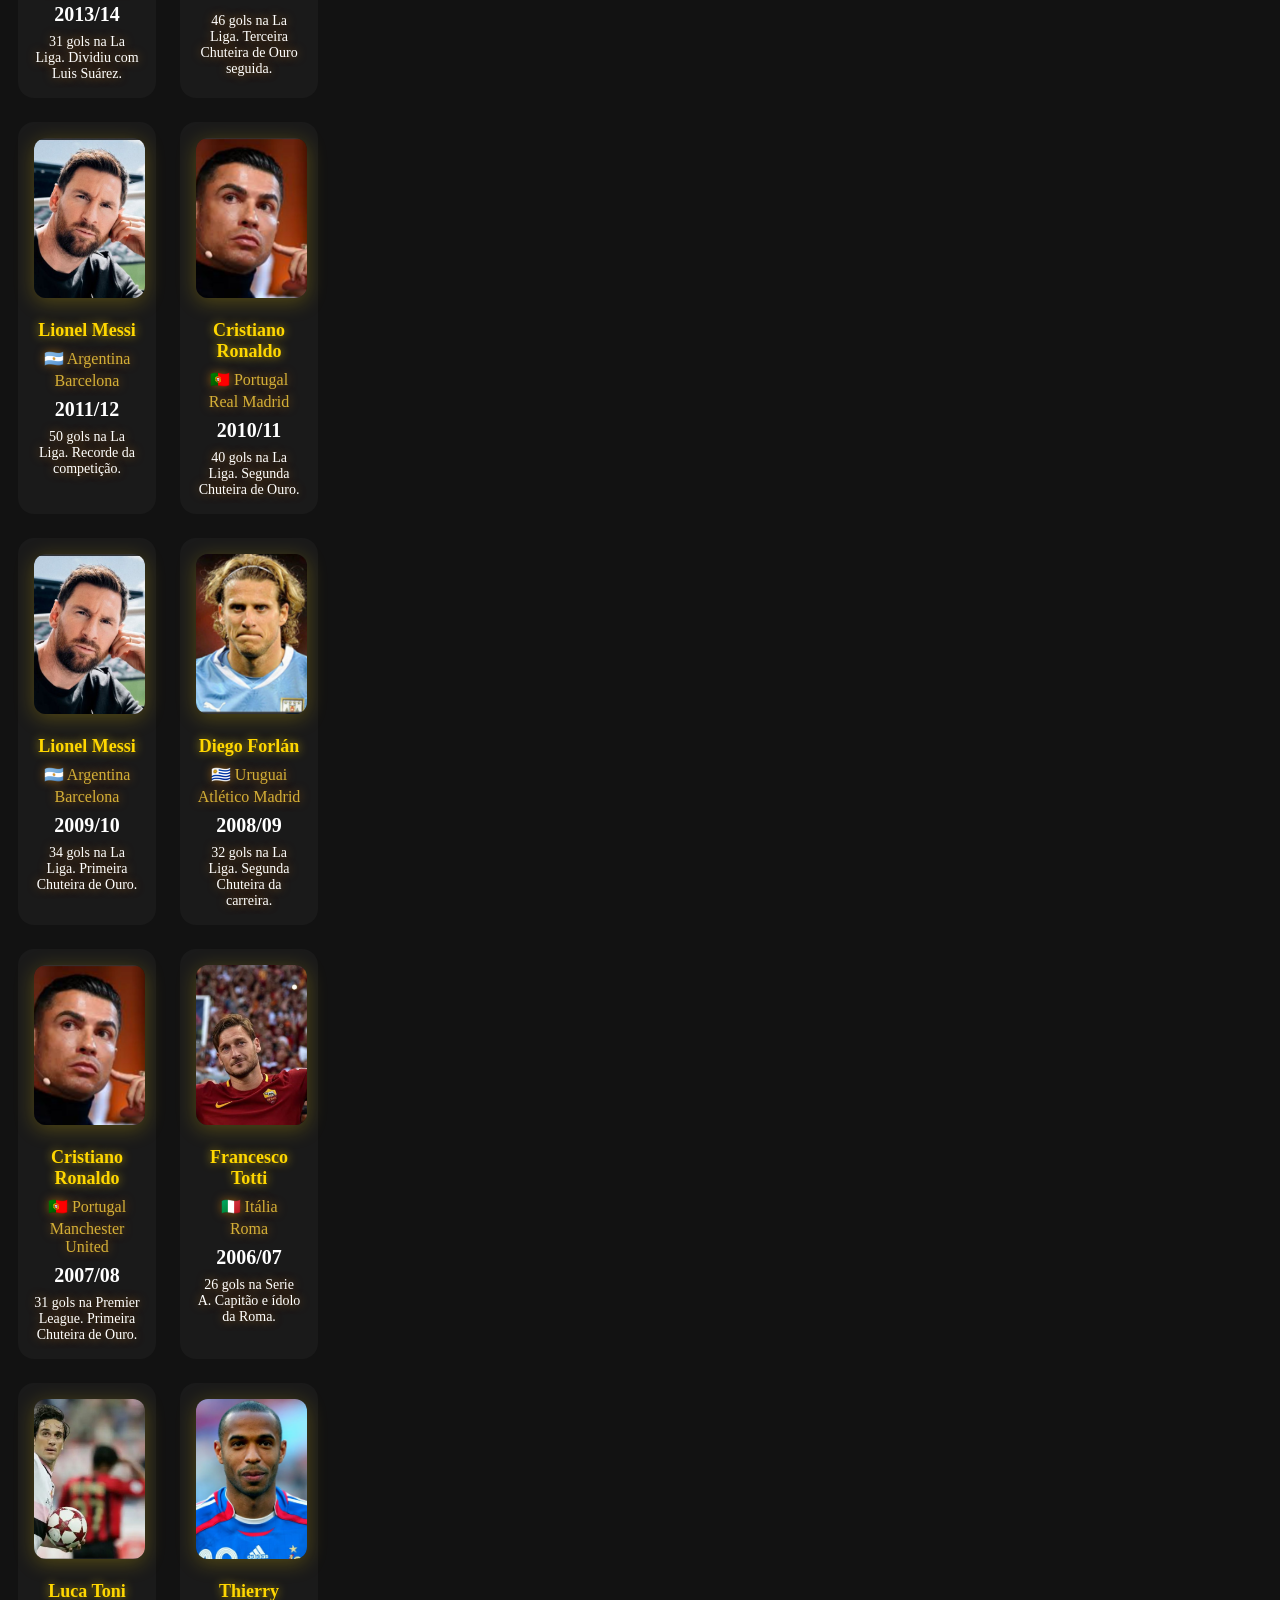
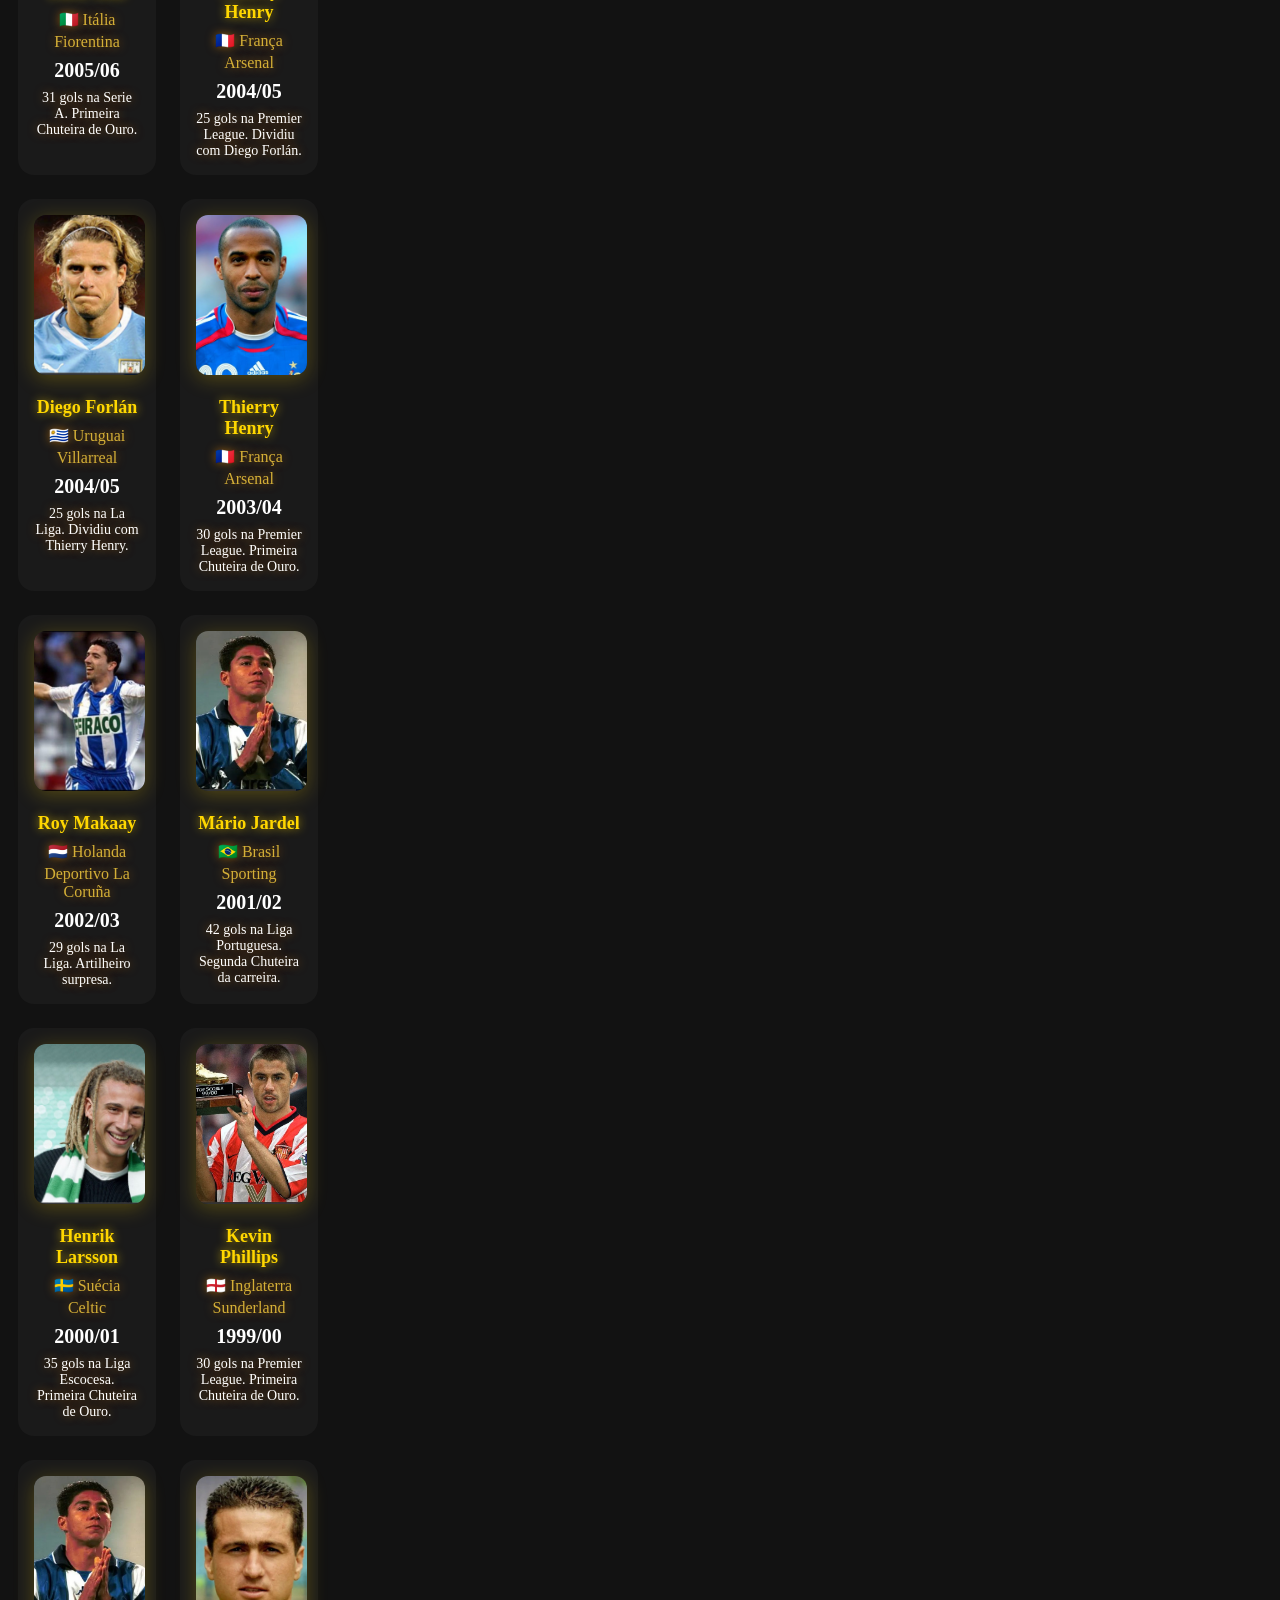
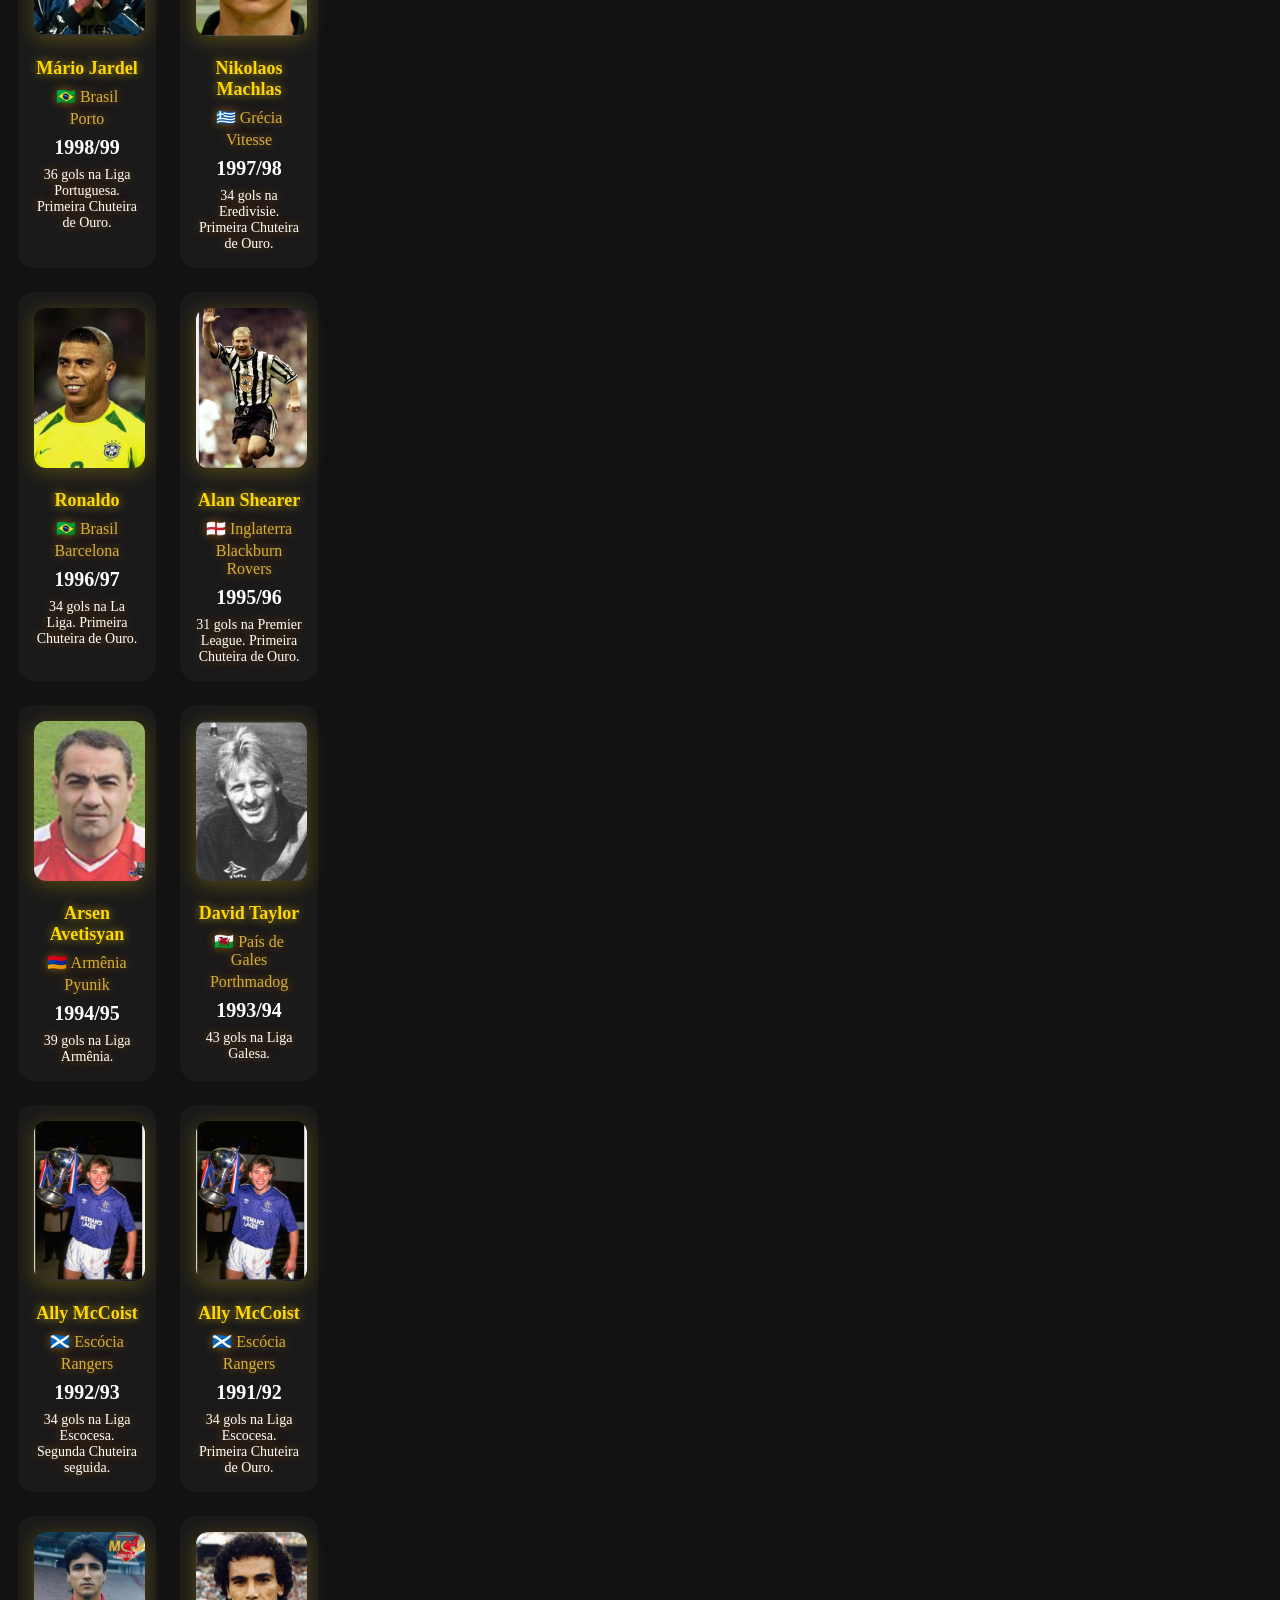
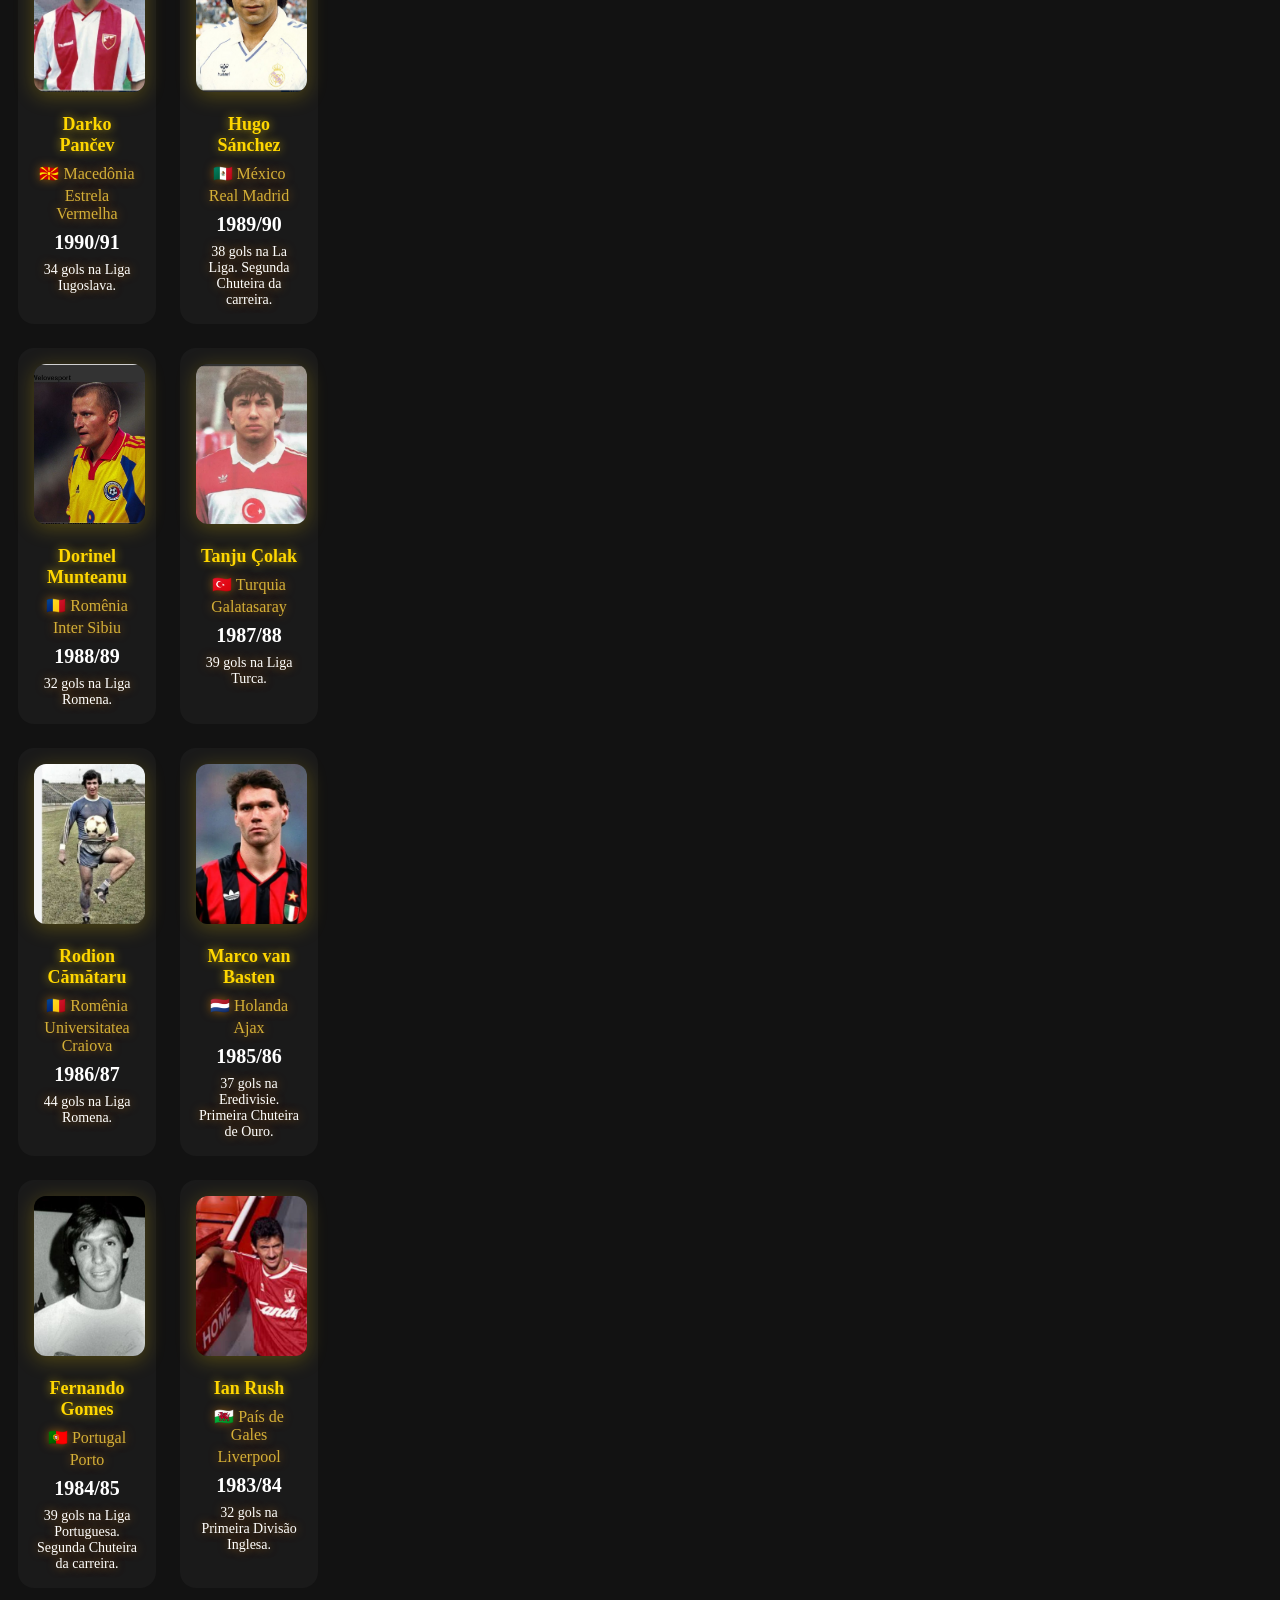
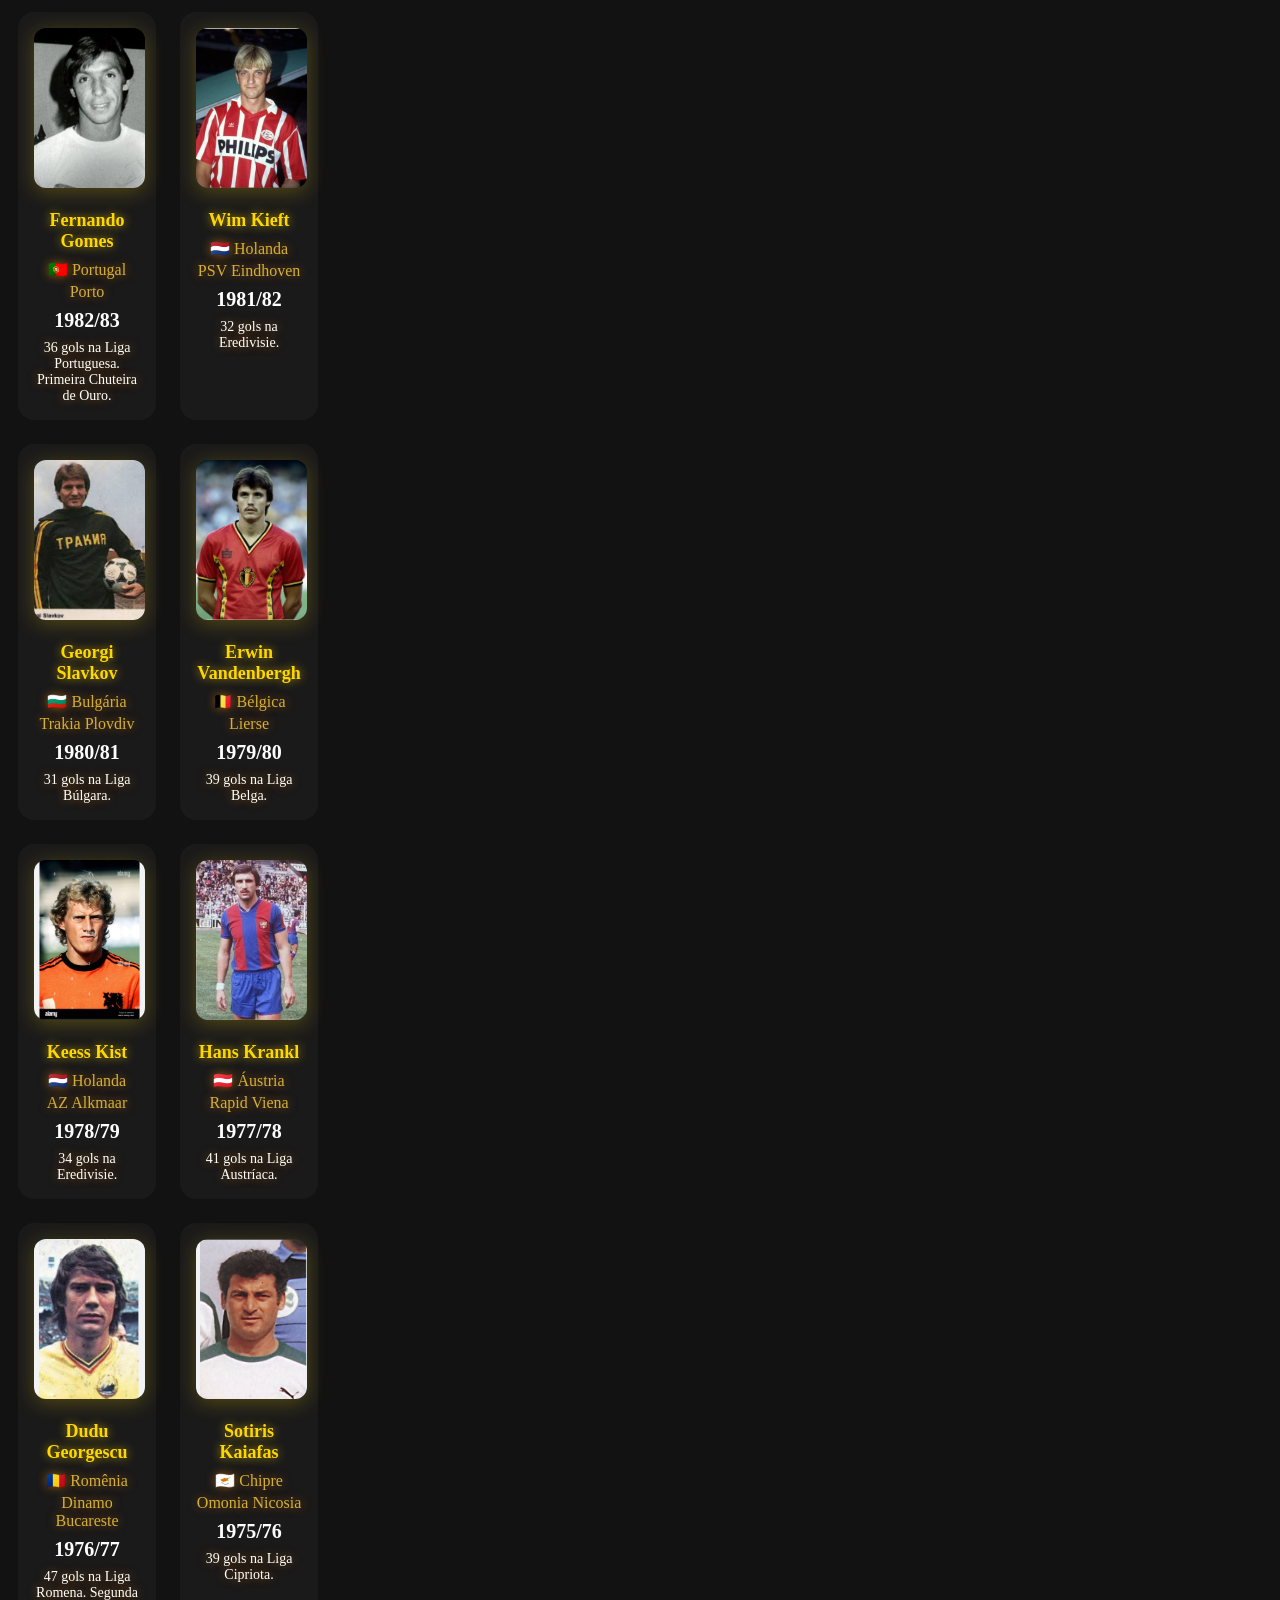
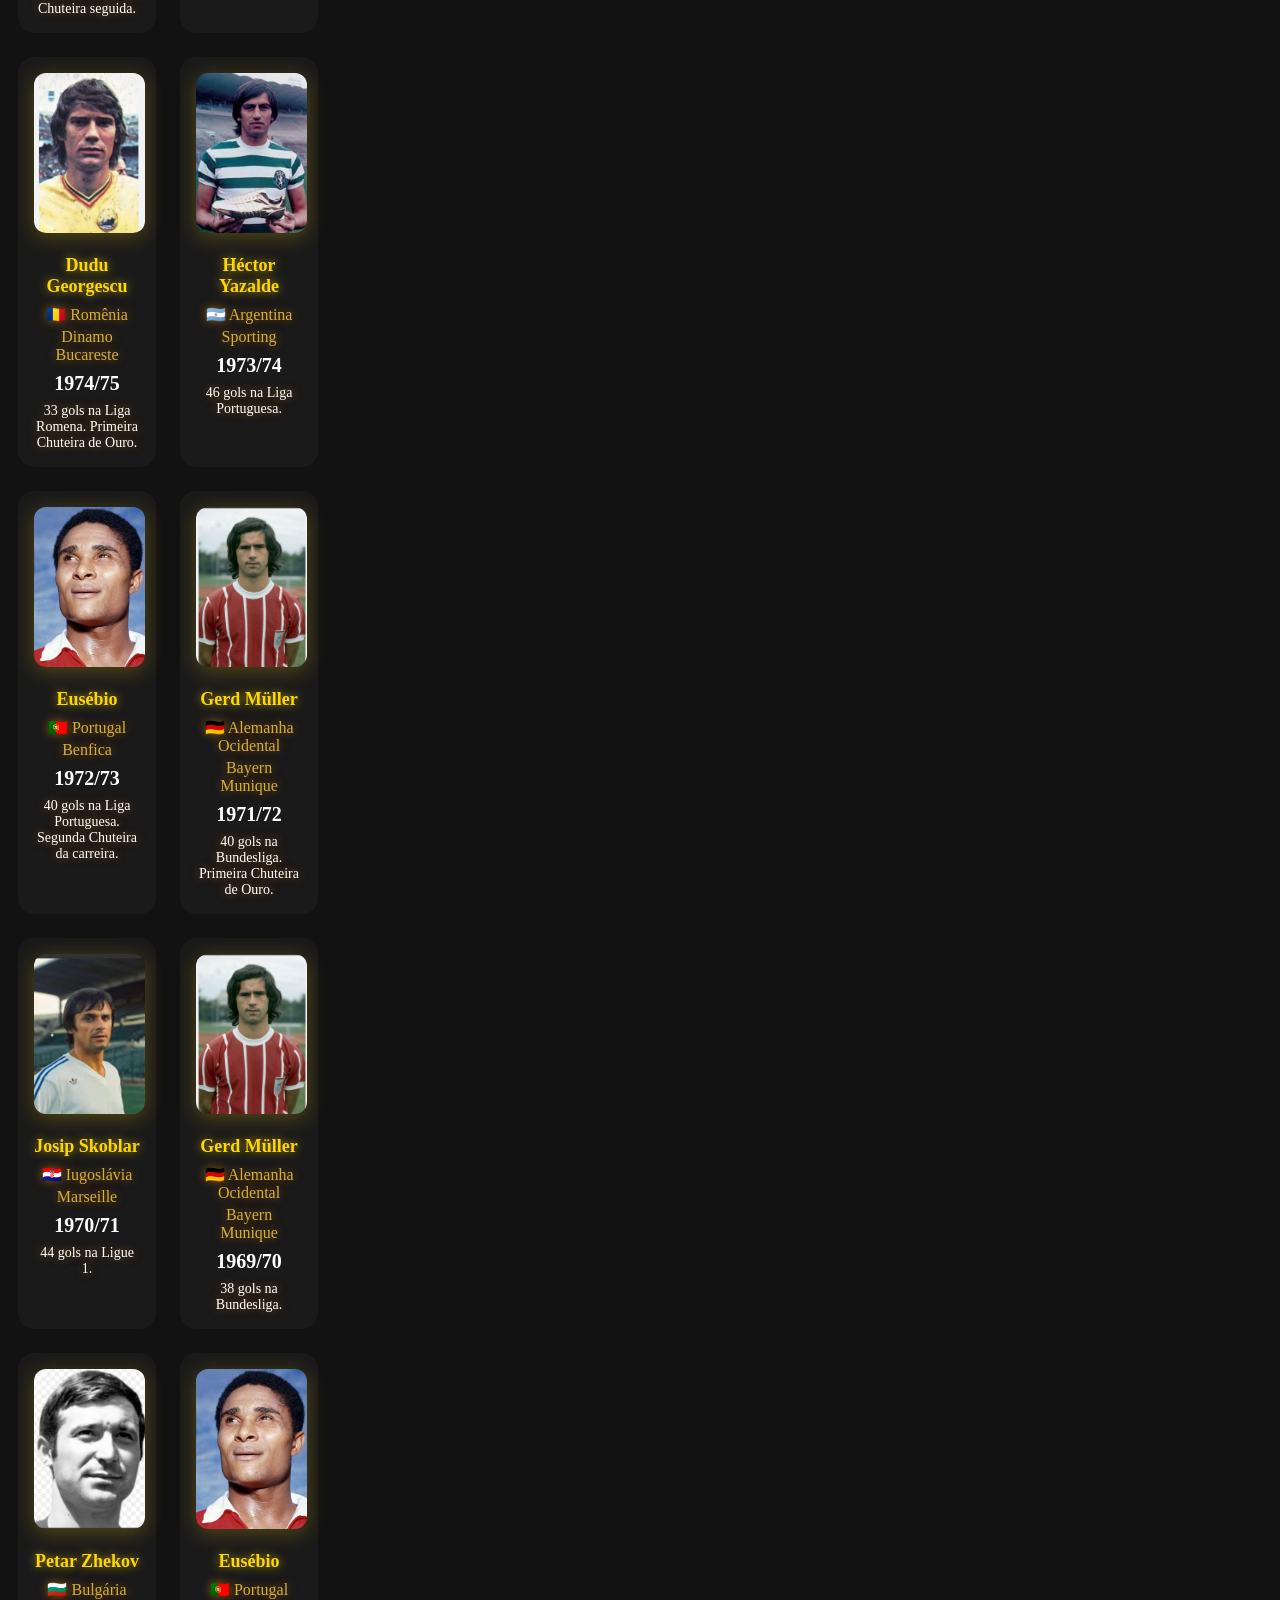
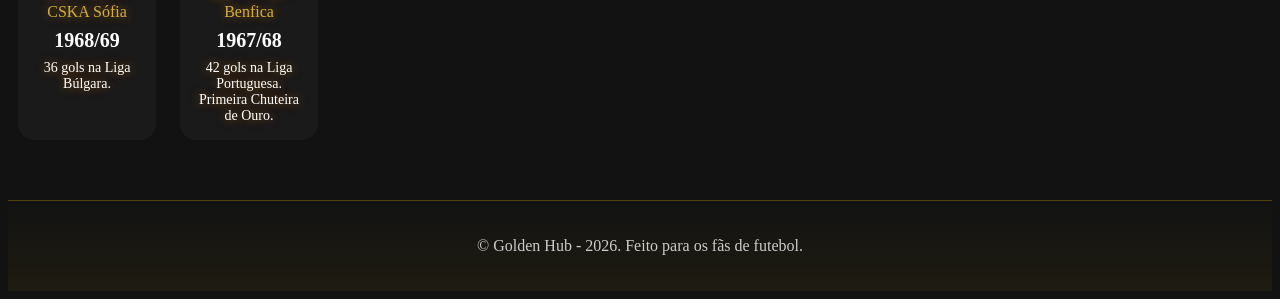
<file: chuteira.html>
<!DOCTYPE html>
<html>
<head>
  <meta charset="UTF-8">
  <meta name="viewport" content="width=device-width, initial-scale=1.0">
  <meta name="description" content="Central dos vencedores da Chuteira de Ouro. Veja fotos, clubes, gols, ligas e pesquise pelos artilheiros.">
  <link rel="stylesheet" href="bola.css"/>
  <link rel="stylesheet" href="menu.css"/>
  <title>Golden Hub - Chuteira de Ouro</title>
</head>
<body>
  <div id="menu-container"></div>
  <main>
    <section class="hero">
      <p>A Chuteira de Ouro é o prêmio entregue ao maior artilheiro das ligas europeias em cada temporada desde 1968. O cálculo usa um sistema de pontos baseado na dificuldade da liga.</p>
      <p>Messi é o maior vencedor com 6 chuteiras, seguido por Cristiano Ronaldo com 4. Henry, Suárez e Lewandowski também marcaram época. A lista abaixo vai de 1968 até a temporada atual. Use a busca pra filtrar por jogador, clube, liga ou temporada.</p>
    </section>
    <input type="search" id="pesquisar" placeholder="Pesquisar por jogadores...">
  </main>
  
  <div id="lista" class="cards"></div>
  
  <footer>
    <p>&copy; Golden Hub - 2026. Feito para os fãs de futebol.</p>
  </footer>
  
  <script src="dataChuteira.js"></script>
  <script src="scriptChuteira.js"></script>
  <script src="menu.js"></script>
</body>
</html>
</file>
<file: style.css>
body{
  font-family: 'Playfair Display', serif;
  background: #121212;
  color:#cccccc;
  text-align: center;
  margin:0;
}

header h1{
  font-size:39px;
  font-weight: bold;
  letter-spacing: 3px;
  color: #FFD700;
  text-shadow: 0 0 10px rgba(255,215,0,0.7);
}
main{
  padding-top:15px;
}
section h2{
  font-size:28px;
  font-weight: bold;
}
span{
  color:#D4AF37;
  text-shadow: 0 0 10px rgba(255,150,4,0.5);
  font-weight: bold;
}
.mudarTexto::after{
  content:'Golden Hub.';
  animation: mudarTexto 15s infinite;
}
@keyframes mudarTexto{
  10%{content:'Golden Hub.';}
  33%{content:'Templo dos craques.'}
  66%{content:'Museu da Bola de Ouro.'}
  100%{content:'Museu de Chuteira de Ouro.'}
  
}
section p{
  font-size:17px;
  font-weight: 400;
  line-height: 1.6;
}
.hero{
  padding-bottom: 22px;
}

button{
  padding: 10px;
  border-radius:15px;
  width:80%;
  font-size:15px;
  font-family: georgia;
  margin-bottom: 20px;
  
}
.ver-bola, .ver-chuteira{
  background:#FFD700;
  color:#121212;
  border:none;
  box-shadow: 0 0 10px rgba(255,215,0,0.7);
  padding: 12px 24px;
  transition: all 0.3s ease;
  cursor: pointer;
}
.ver-bola:hover, .ver-chuteira:hover{
  transform: translateY(-4px);
  box-shadow: 0 6px 20px rgba(255, 215, 0, 0.8);
}
#estilizar{
  animation: slide 2s ease-out forwards;
}
@keyframes slide{
  0%{
    transform: translateY(20px);
    opacity: 0;
  }
  100%{
    transform: translateY(10px);
    opacity: 1;
  }
}
</file>
<file: bola.css>
body{
  font-family: 'Playfair Display', serif;
  background: #121212;
  color:#cccccc;
  text-align: center;
}

.hero p{
  margin: 16px auto 22px;
  font-size: 16px;
  max-width: 700px;
  line-height: 1.6;
  font-weight: 400;
}
main{
  padding: 8px;
}
input{
  margin-bottom: 40px;
  padding: 12px 16px;
  width:100%;
  max-width: 500px;
  border:none;
  border-radius:15px;
  background: #FFD700;
  box-shadow: 0 0 10px rgba(255,215,0,0.5);
  color:black;
  outline: none;
}

input::placeholder{
  color:#333;
}

input:focus{
  box-shadow: 0 0 15px rgba(255,215,0,0.8);
  transform: scale(1.02);
}

.cards{
  display: grid;
  grid-template-columns: repeat(2, 1fr); 
  gap: 24px;
  max-width: 520px; 
  padding: 5px;
  font-size: 10px;
}

.cardsPequenos{
  background: #1a1a1a;
  border-radius: 16px;
  padding: 16px;
  text-align: center;
  transition: 0.2s ease;
  cursor: pointer;
}

.cardsPequenos:hover{
  border:1px solid #ffd700;
  transform: translateY(-4px); 
  box-shadow: 0 4px 15px rgba(255,215,0,0.6);
}
.cardsPequenos:active {
  transform: scale(0.98);
  background: #222;
}
.cardsPequenos h1{
  font-size:18px;
  margin: 8px 0;
  color:#FFD700;
  text-shadow: 0 0 10px rgba(255,215,0,0.7);
  font-weight: 600;
}
.cardsPequenos h2{
  font-size:16px;
  margin:4px 0;
  color:#d4af37;
  text-shadow: 0 0 10px rgba(255,150,4,0.5);
  font-weight: 400;
}
.cardsPequenos h3{
  font-size: 20px;
  margin:8px 0;
  color:#fff;
  font-weight: 700;
}
.cardsPequenos p{
  font-size:14px;
  color:#fff;
  text-shadow: 0 0 10px rgba(255,150,4,0.5);
  font-weight: 400;
  margin:0;
}
.cardsPequenos img{
  width: 105%;
  height: 160px; 
  object-fit: cover; 
  border-radius: 12px; 
  margin-bottom: 12px;
  box-shadow: 0 4px 20px rgba(255, 215, 0, 0.25); 
  transition: transform 0.2s ease, box-shadow 0.2s ease;
}

.cardsPequenos:hover img{
  transform: scale(1.03); 
  box-shadow: 0 6px 25px rgba(255, 215, 0, 0.5); 
}

  footer {
  margin-top: 50px;
  padding: 20px 10px;
  border-top: 1px solid rgba(255, 215, 0, 0.2);
  background: linear-gradient(180deg, transparent, rgba(255, 215, 0, 0.05));
}

footer h2 {
  margin-top: 0;
  font-size: 14px;
  color: #d4af37;
  font-weight: 400;
  letter-spacing: 1px;
  text-shadow: 0 0 8px rgba(255, 215, 0, 0.3);
  opacity: 0.8;
  transition: opacity 0.2s ease;
}

footer:hover h2 {
  opacity: 1;
  text-shadow: 0 0 12px rgba(255, 215, 0, 0.5);
}
.erro{
  text-align: center;
  font-size: 18px;
  color:red;
  font-weight: bold;
}
</file>
<file: menu.css>
header{
  margin-bottom: 30px;
}
.menu-btn {
  position:fixed;
  right:0;
  top:0;
  background: #FFD700;
  border: none;
  font-size: 20px;
  color: #000;
  width: 45px;
  height: 40px;
  border-radius: 8px;
  cursor: pointer;
  transition: 0.2s ease;
}

.menu-btn:hover {
  transform: scale(1.05);
  background: #ffb733;
}

.menu {
  position: fixed;
  top: 0;
  right: -1000px;
  width: 200px;
  height: 100%;
  background: #111;
  padding: 60px 20px;
  transition: 0.3s ease;
  z-index: 10;
  display: flex;           /* adicionado */
  flex-direction: column;  /* adicionado */
  gap: 22px;               /* espaçamento entre os links */
}

.menu.active {
  right: 0;
}

.menu a {
  display: block;
  color: #FFD700;
  text-decoration: none;
  padding: 12px 8px;       /* reduzi o padding vertical pra compensar o gap */
  border-bottom: 1px solid #333;
  position: relative;
  transition: all 0.25s ease;
}

/* Linha amarela escondida embaixo */
.menu a::after {
  content: '';
  position: absolute;
  left: 0;
  bottom: 0;
  width: 0;
  height: 2px;
  background: #d4af37;
  transition: width 0.25s ease;
}

/* Hover: desliza, fica amarelo e mostra a linha */
.menu a:hover {
  color: #FFA500;
  transform: translateX(8px);
  border-bottom-color: transparent;
}

.menu a:hover::after {
  width: 100%;
}
</file>
